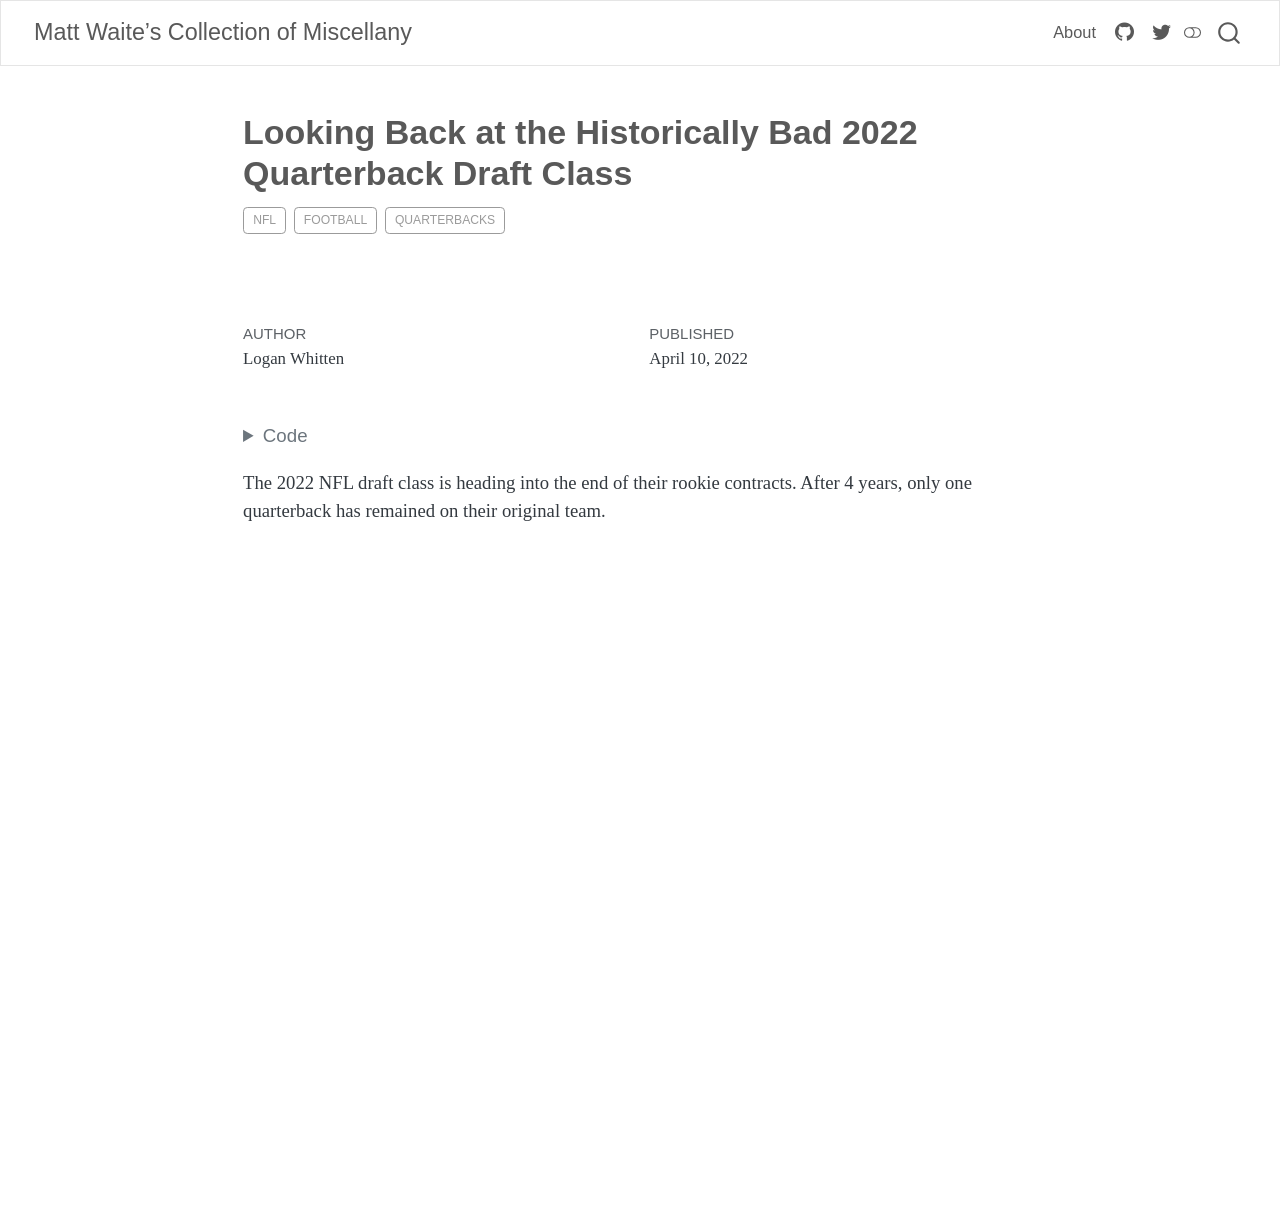
<file: posts/index.html>
<!DOCTYPE html>
<html xmlns="http://www.w3.org/1999/xhtml" lang="en" xml:lang="en"><head>

<meta charset="utf-8">
<meta name="generator" content="quarto-1.8.25">

<meta name="viewport" content="width=device-width, initial-scale=1.0, user-scalable=yes">

<meta name="author" content="Logan Whitten">
<meta name="dcterms.date" content="2022-04-10">

<title>Looking Back at the Historically Bad 2022 Quarterback Draft Class – Matt Waite’s Collection of Miscellany</title>
<style>
code{white-space: pre-wrap;}
span.smallcaps{font-variant: small-caps;}
div.columns{display: flex; gap: min(4vw, 1.5em);}
div.column{flex: auto; overflow-x: auto;}
div.hanging-indent{margin-left: 1.5em; text-indent: -1.5em;}
ul.task-list{list-style: none;}
ul.task-list li input[type="checkbox"] {
  width: 0.8em;
  margin: 0 0.8em 0.2em -1em; /* quarto-specific, see https://github.com/quarto-dev/quarto-cli/issues/4556 */ 
  vertical-align: middle;
}
/* CSS for syntax highlighting */
html { -webkit-text-size-adjust: 100%; }
pre > code.sourceCode { white-space: pre; position: relative; }
pre > code.sourceCode > span { display: inline-block; line-height: 1.25; }
pre > code.sourceCode > span:empty { height: 1.2em; }
.sourceCode { overflow: visible; }
code.sourceCode > span { color: inherit; text-decoration: inherit; }
div.sourceCode { margin: 1em 0; }
pre.sourceCode { margin: 0; }
@media screen {
div.sourceCode { overflow: auto; }
}
@media print {
pre > code.sourceCode { white-space: pre-wrap; }
pre > code.sourceCode > span { text-indent: -5em; padding-left: 5em; }
}
pre.numberSource code
  { counter-reset: source-line 0; }
pre.numberSource code > span
  { position: relative; left: -4em; counter-increment: source-line; }
pre.numberSource code > span > a:first-child::before
  { content: counter(source-line);
    position: relative; left: -1em; text-align: right; vertical-align: baseline;
    border: none; display: inline-block;
    -webkit-touch-callout: none; -webkit-user-select: none;
    -khtml-user-select: none; -moz-user-select: none;
    -ms-user-select: none; user-select: none;
    padding: 0 4px; width: 4em;
  }
pre.numberSource { margin-left: 3em;  padding-left: 4px; }
div.sourceCode
  {   }
@media screen {
pre > code.sourceCode > span > a:first-child::before { text-decoration: underline; }
}
</style>


<script src="../site_libs/quarto-nav/quarto-nav.js"></script>
<script src="../site_libs/quarto-nav/headroom.min.js"></script>
<script src="../site_libs/clipboard/clipboard.min.js"></script>
<script src="../site_libs/quarto-search/autocomplete.umd.js"></script>
<script src="../site_libs/quarto-search/fuse.min.js"></script>
<script src="../site_libs/quarto-search/quarto-search.js"></script>
<meta name="quarto:offset" content="../">
<link href="../logo.png" rel="icon" type="image/png">
<script src="../site_libs/quarto-html/quarto.js" type="module"></script>
<script src="../site_libs/quarto-html/tabsets/tabsets.js" type="module"></script>
<script src="../site_libs/quarto-html/axe/axe-check.js" type="module"></script>
<script src="../site_libs/quarto-html/popper.min.js"></script>
<script src="../site_libs/quarto-html/tippy.umd.min.js"></script>
<script src="../site_libs/quarto-html/anchor.min.js"></script>
<link href="../site_libs/quarto-html/tippy.css" rel="stylesheet">
<link href="../site_libs/quarto-html/quarto-syntax-highlighting-7b89279ff1a6dce999919e0e67d4d9ec.css" rel="stylesheet" class="quarto-color-scheme" id="quarto-text-highlighting-styles">
<link href="../site_libs/quarto-html/quarto-syntax-highlighting-dark-707d8167ce6003fca903bfe2be84ab7f.css" rel="stylesheet" class="quarto-color-scheme quarto-color-alternate" id="quarto-text-highlighting-styles">
<link href="../site_libs/quarto-html/quarto-syntax-highlighting-7b89279ff1a6dce999919e0e67d4d9ec.css" rel="stylesheet" class="quarto-color-scheme-extra" id="quarto-text-highlighting-styles">
<script src="../site_libs/bootstrap/bootstrap.min.js"></script>
<link href="../site_libs/bootstrap/bootstrap-icons.css" rel="stylesheet">
<link href="../site_libs/bootstrap/bootstrap-99258d85ffddbd9841977770f8edb96b.min.css" rel="stylesheet" append-hash="true" class="quarto-color-scheme" id="quarto-bootstrap" data-mode="light">
<link href="../site_libs/bootstrap/bootstrap-dark-de0ed3b9a49d5daa615839eefb10c6a7.min.css" rel="stylesheet" append-hash="true" class="quarto-color-scheme quarto-color-alternate" id="quarto-bootstrap" data-mode="dark">
<link href="../site_libs/bootstrap/bootstrap-99258d85ffddbd9841977770f8edb96b.min.css" rel="stylesheet" append-hash="true" class="quarto-color-scheme-extra" id="quarto-bootstrap" data-mode="light">
<script id="quarto-search-options" type="application/json">{
  "location": "navbar",
  "copy-button": false,
  "collapse-after": 3,
  "panel-placement": "end",
  "type": "overlay",
  "limit": 50,
  "keyboard-shortcut": [
    "f",
    "/",
    "s"
  ],
  "show-item-context": false,
  "language": {
    "search-no-results-text": "No results",
    "search-matching-documents-text": "matching documents",
    "search-copy-link-title": "Copy link to search",
    "search-hide-matches-text": "Hide additional matches",
    "search-more-match-text": "more match in this document",
    "search-more-matches-text": "more matches in this document",
    "search-clear-button-title": "Clear",
    "search-text-placeholder": "",
    "search-detached-cancel-button-title": "Cancel",
    "search-submit-button-title": "Submit",
    "search-label": "Search"
  }
}</script>


<link rel="stylesheet" href="../styles.css">
</head>

<body class="nav-fixed fullcontent quarto-light"><script id="quarto-html-before-body" type="application/javascript">
    const toggleBodyColorMode = (bsSheetEl) => {
      const mode = bsSheetEl.getAttribute("data-mode");
      const bodyEl = window.document.querySelector("body");
      if (mode === "dark") {
        bodyEl.classList.add("quarto-dark");
        bodyEl.classList.remove("quarto-light");
      } else {
        bodyEl.classList.add("quarto-light");
        bodyEl.classList.remove("quarto-dark");
      }
    }
    const toggleBodyColorPrimary = () => {
      const bsSheetEl = window.document.querySelector("link#quarto-bootstrap:not([rel=disabled-stylesheet])");
      if (bsSheetEl) {
        toggleBodyColorMode(bsSheetEl);
      }
    }
    const setColorSchemeToggle = (alternate) => {
      const toggles = window.document.querySelectorAll('.quarto-color-scheme-toggle');
      for (let i=0; i < toggles.length; i++) {
        const toggle = toggles[i];
        if (toggle) {
          if (alternate) {
            toggle.classList.add("alternate");
          } else {
            toggle.classList.remove("alternate");
          }
        }
      }
    };
    const toggleColorMode = (alternate) => {
      // Switch the stylesheets
      const primaryStylesheets = window.document.querySelectorAll('link.quarto-color-scheme:not(.quarto-color-alternate)');
      const alternateStylesheets = window.document.querySelectorAll('link.quarto-color-scheme.quarto-color-alternate');
      manageTransitions('#quarto-margin-sidebar .nav-link', false);
      if (alternate) {
        // note: dark is layered on light, we don't disable primary!
        enableStylesheet(alternateStylesheets);
        for (const sheetNode of alternateStylesheets) {
          if (sheetNode.id === "quarto-bootstrap") {
            toggleBodyColorMode(sheetNode);
          }
        }
      } else {
        disableStylesheet(alternateStylesheets);
        enableStylesheet(primaryStylesheets)
        toggleBodyColorPrimary();
      }
      manageTransitions('#quarto-margin-sidebar .nav-link', true);
      // Switch the toggles
      setColorSchemeToggle(alternate)
      // Hack to workaround the fact that safari doesn't
      // properly recolor the scrollbar when toggling (#1455)
      if (navigator.userAgent.indexOf('Safari') > 0 && navigator.userAgent.indexOf('Chrome') == -1) {
        manageTransitions("body", false);
        window.scrollTo(0, 1);
        setTimeout(() => {
          window.scrollTo(0, 0);
          manageTransitions("body", true);
        }, 40);
      }
    }
    const disableStylesheet = (stylesheets) => {
      for (let i=0; i < stylesheets.length; i++) {
        const stylesheet = stylesheets[i];
        stylesheet.rel = 'disabled-stylesheet';
      }
    }
    const enableStylesheet = (stylesheets) => {
      for (let i=0; i < stylesheets.length; i++) {
        const stylesheet = stylesheets[i];
        if(stylesheet.rel !== 'stylesheet') { // for Chrome, which will still FOUC without this check
          stylesheet.rel = 'stylesheet';
        }
      }
    }
    const manageTransitions = (selector, allowTransitions) => {
      const els = window.document.querySelectorAll(selector);
      for (let i=0; i < els.length; i++) {
        const el = els[i];
        if (allowTransitions) {
          el.classList.remove('notransition');
        } else {
          el.classList.add('notransition');
        }
      }
    }
    const isFileUrl = () => {
      return window.location.protocol === 'file:';
    }
    const hasAlternateSentinel = () => {
      let styleSentinel = getColorSchemeSentinel();
      if (styleSentinel !== null) {
        return styleSentinel === "alternate";
      } else {
        return false;
      }
    }
    const setStyleSentinel = (alternate) => {
      const value = alternate ? "alternate" : "default";
      if (!isFileUrl()) {
        window.localStorage.setItem("quarto-color-scheme", value);
      } else {
        localAlternateSentinel = value;
      }
    }
    const getColorSchemeSentinel = () => {
      if (!isFileUrl()) {
        const storageValue = window.localStorage.getItem("quarto-color-scheme");
        return storageValue != null ? storageValue : localAlternateSentinel;
      } else {
        return localAlternateSentinel;
      }
    }
    const toggleGiscusIfUsed = (isAlternate, darkModeDefault) => {
      const baseTheme = document.querySelector('#giscus-base-theme')?.value ?? 'light';
      const alternateTheme = document.querySelector('#giscus-alt-theme')?.value ?? 'dark';
      let newTheme = '';
      if(authorPrefersDark) {
        newTheme = isAlternate ? baseTheme : alternateTheme;
      } else {
        newTheme = isAlternate ? alternateTheme : baseTheme;
      }
      const changeGiscusTheme = () => {
        // From: https://github.com/giscus/giscus/issues/336
        const sendMessage = (message) => {
          const iframe = document.querySelector('iframe.giscus-frame');
          if (!iframe) return;
          iframe.contentWindow.postMessage({ giscus: message }, 'https://giscus.app');
        }
        sendMessage({
          setConfig: {
            theme: newTheme
          }
        });
      }
      const isGiscussLoaded = window.document.querySelector('iframe.giscus-frame') !== null;
      if (isGiscussLoaded) {
        changeGiscusTheme();
      }
    };
    const authorPrefersDark = false;
    const darkModeDefault = authorPrefersDark;
      document.querySelector('link#quarto-text-highlighting-styles.quarto-color-scheme-extra').rel = 'disabled-stylesheet';
      document.querySelector('link#quarto-bootstrap.quarto-color-scheme-extra').rel = 'disabled-stylesheet';
    let localAlternateSentinel = darkModeDefault ? 'alternate' : 'default';
    // Dark / light mode switch
    window.quartoToggleColorScheme = () => {
      // Read the current dark / light value
      let toAlternate = !hasAlternateSentinel();
      toggleColorMode(toAlternate);
      setStyleSentinel(toAlternate);
      toggleGiscusIfUsed(toAlternate, darkModeDefault);
      window.dispatchEvent(new Event('resize'));
    };
    // Switch to dark mode if need be
    if (hasAlternateSentinel()) {
      toggleColorMode(true);
    } else {
      toggleColorMode(false);
    }
  </script>

<div id="quarto-search-results"></div>
  <header id="quarto-header" class="headroom fixed-top quarto-banner">
    <nav class="navbar navbar-expand-lg " data-bs-theme="dark">
      <div class="navbar-container container-fluid">
      <div class="navbar-brand-container mx-auto">
    <a href="../index.html" class="navbar-brand navbar-brand-logo">
    </a>
    <a class="navbar-brand" href="../index.html">
    <span class="navbar-title">Matt Waite’s Collection of Miscellany</span>
    </a>
  </div>
            <div id="quarto-search" class="" title="Search"></div>
          <button class="navbar-toggler" type="button" data-bs-toggle="collapse" data-bs-target="#navbarCollapse" aria-controls="navbarCollapse" role="menu" aria-expanded="false" aria-label="Toggle navigation" onclick="if (window.quartoToggleHeadroom) { window.quartoToggleHeadroom(); }">
  <span class="navbar-toggler-icon"></span>
</button>
          <div class="collapse navbar-collapse" id="navbarCollapse">
            <ul class="navbar-nav navbar-nav-scroll ms-auto">
  <li class="nav-item">
    <a class="nav-link" href="../about.html"> 
<span class="menu-text">About</span></a>
  </li>  
  <li class="nav-item compact">
    <a class="nav-link" href="https://github.com/mattwaite"> <i class="bi bi-github" role="img">
</i> 
<span class="menu-text"></span></a>
  </li>  
  <li class="nav-item compact">
    <a class="nav-link" href="https://twitter.com/mattwaite"> <i class="bi bi-twitter" role="img">
</i> 
<span class="menu-text"></span></a>
  </li>  
</ul>
          </div> <!-- /navcollapse -->
            <div class="quarto-navbar-tools">
  <a href="" class="quarto-color-scheme-toggle quarto-navigation-tool  px-1" onclick="window.quartoToggleColorScheme(); return false;" title="Toggle dark mode"><i class="bi"></i></a>
</div>
      </div> <!-- /container-fluid -->
    </nav>
</header>
<!-- content -->
<header id="title-block-header" class="quarto-title-block default page-columns page-full">
  <div class="quarto-title-banner page-columns page-full">
    <div class="quarto-title column-body">
      <h1 class="title">Looking Back at the Historically Bad 2022 Quarterback Draft Class</h1>
                                <div class="quarto-categories">
                <div class="quarto-category">nfl</div>
                <div class="quarto-category">football</div>
                <div class="quarto-category">quarterbacks</div>
              </div>
                  </div>
  </div>
    
  
  <div class="quarto-title-meta">

      <div>
      <div class="quarto-title-meta-heading">Author</div>
      <div class="quarto-title-meta-contents">
               <p>Logan Whitten </p>
            </div>
    </div>
      
      <div>
      <div class="quarto-title-meta-heading">Published</div>
      <div class="quarto-title-meta-contents">
        <p class="date">April 10, 2022</p>
      </div>
    </div>
    
      
    </div>
    
  
  </header><div id="quarto-content" class="quarto-container page-columns page-rows-contents page-layout-article page-navbar">
<!-- sidebar -->
<!-- margin-sidebar -->
    
<!-- main -->
<main class="content quarto-banner-title-block" id="quarto-document-content">






<div class="cell">
<details class="code-fold">
<summary>Code</summary>
<div class="code-copy-outer-scaffold"><div class="sourceCode cell-code" id="cb1"><pre class="sourceCode r code-with-copy"><code class="sourceCode r"><span id="cb1-1"><a href="#cb1-1" aria-hidden="true" tabindex="-1"></a><span class="fu">library</span>(tidyverse)</span></code></pre></div><button title="Copy to Clipboard" class="code-copy-button"><i class="bi"></i></button></div>
</details>
</div>
<p>The 2022 NFL draft class is heading into the end of their rookie contracts. After 4 years, only one quarterback has remained on their original team.</p>



</main> <!-- /main -->
<script id="quarto-html-after-body" type="application/javascript">
  window.document.addEventListener("DOMContentLoaded", function (event) {
    // Ensure there is a toggle, if there isn't float one in the top right
    if (window.document.querySelector('.quarto-color-scheme-toggle') === null) {
      const a = window.document.createElement('a');
      a.classList.add('top-right');
      a.classList.add('quarto-color-scheme-toggle');
      a.href = "";
      a.onclick = function() { try { window.quartoToggleColorScheme(); } catch {} return false; };
      const i = window.document.createElement("i");
      i.classList.add('bi');
      a.appendChild(i);
      window.document.body.appendChild(a);
    }
    setColorSchemeToggle(hasAlternateSentinel())
    const icon = "";
    const anchorJS = new window.AnchorJS();
    anchorJS.options = {
      placement: 'right',
      icon: icon
    };
    anchorJS.add('.anchored');
    const isCodeAnnotation = (el) => {
      for (const clz of el.classList) {
        if (clz.startsWith('code-annotation-')) {                     
          return true;
        }
      }
      return false;
    }
    const onCopySuccess = function(e) {
      // button target
      const button = e.trigger;
      // don't keep focus
      button.blur();
      // flash "checked"
      button.classList.add('code-copy-button-checked');
      var currentTitle = button.getAttribute("title");
      button.setAttribute("title", "Copied!");
      let tooltip;
      if (window.bootstrap) {
        button.setAttribute("data-bs-toggle", "tooltip");
        button.setAttribute("data-bs-placement", "left");
        button.setAttribute("data-bs-title", "Copied!");
        tooltip = new bootstrap.Tooltip(button, 
          { trigger: "manual", 
            customClass: "code-copy-button-tooltip",
            offset: [0, -8]});
        tooltip.show();    
      }
      setTimeout(function() {
        if (tooltip) {
          tooltip.hide();
          button.removeAttribute("data-bs-title");
          button.removeAttribute("data-bs-toggle");
          button.removeAttribute("data-bs-placement");
        }
        button.setAttribute("title", currentTitle);
        button.classList.remove('code-copy-button-checked');
      }, 1000);
      // clear code selection
      e.clearSelection();
    }
    const getTextToCopy = function(trigger) {
      const outerScaffold = trigger.parentElement.cloneNode(true);
      const codeEl = outerScaffold.querySelector('code');
      for (const childEl of codeEl.children) {
        if (isCodeAnnotation(childEl)) {
          childEl.remove();
        }
      }
      return codeEl.innerText;
    }
    const clipboard = new window.ClipboardJS('.code-copy-button:not([data-in-quarto-modal])', {
      text: getTextToCopy
    });
    clipboard.on('success', onCopySuccess);
    if (window.document.getElementById('quarto-embedded-source-code-modal')) {
      const clipboardModal = new window.ClipboardJS('.code-copy-button[data-in-quarto-modal]', {
        text: getTextToCopy,
        container: window.document.getElementById('quarto-embedded-source-code-modal')
      });
      clipboardModal.on('success', onCopySuccess);
    }
      var localhostRegex = new RegExp(/^(?:http|https):\/\/localhost\:?[0-9]*\//);
      var mailtoRegex = new RegExp(/^mailto:/);
        var filterRegex = new RegExp('/' + window.location.host + '/');
      var isInternal = (href) => {
          return filterRegex.test(href) || localhostRegex.test(href) || mailtoRegex.test(href);
      }
      // Inspect non-navigation links and adorn them if external
     var links = window.document.querySelectorAll('a[href]:not(.nav-link):not(.navbar-brand):not(.toc-action):not(.sidebar-link):not(.sidebar-item-toggle):not(.pagination-link):not(.no-external):not([aria-hidden]):not(.dropdown-item):not(.quarto-navigation-tool):not(.about-link)');
      for (var i=0; i<links.length; i++) {
        const link = links[i];
        if (!isInternal(link.href)) {
          // undo the damage that might have been done by quarto-nav.js in the case of
          // links that we want to consider external
          if (link.dataset.originalHref !== undefined) {
            link.href = link.dataset.originalHref;
          }
        }
      }
    function tippyHover(el, contentFn, onTriggerFn, onUntriggerFn) {
      const config = {
        allowHTML: true,
        maxWidth: 500,
        delay: 100,
        arrow: false,
        appendTo: function(el) {
            return el.parentElement;
        },
        interactive: true,
        interactiveBorder: 10,
        theme: 'quarto',
        placement: 'bottom-start',
      };
      if (contentFn) {
        config.content = contentFn;
      }
      if (onTriggerFn) {
        config.onTrigger = onTriggerFn;
      }
      if (onUntriggerFn) {
        config.onUntrigger = onUntriggerFn;
      }
      window.tippy(el, config); 
    }
    const noterefs = window.document.querySelectorAll('a[role="doc-noteref"]');
    for (var i=0; i<noterefs.length; i++) {
      const ref = noterefs[i];
      tippyHover(ref, function() {
        // use id or data attribute instead here
        let href = ref.getAttribute('data-footnote-href') || ref.getAttribute('href');
        try { href = new URL(href).hash; } catch {}
        const id = href.replace(/^#\/?/, "");
        const note = window.document.getElementById(id);
        if (note) {
          return note.innerHTML;
        } else {
          return "";
        }
      });
    }
    const xrefs = window.document.querySelectorAll('a.quarto-xref');
    const processXRef = (id, note) => {
      // Strip column container classes
      const stripColumnClz = (el) => {
        el.classList.remove("page-full", "page-columns");
        if (el.children) {
          for (const child of el.children) {
            stripColumnClz(child);
          }
        }
      }
      stripColumnClz(note)
      if (id === null || id.startsWith('sec-')) {
        // Special case sections, only their first couple elements
        const container = document.createElement("div");
        if (note.children && note.children.length > 2) {
          container.appendChild(note.children[0].cloneNode(true));
          for (let i = 1; i < note.children.length; i++) {
            const child = note.children[i];
            if (child.tagName === "P" && child.innerText === "") {
              continue;
            } else {
              container.appendChild(child.cloneNode(true));
              break;
            }
          }
          if (window.Quarto?.typesetMath) {
            window.Quarto.typesetMath(container);
          }
          return container.innerHTML
        } else {
          if (window.Quarto?.typesetMath) {
            window.Quarto.typesetMath(note);
          }
          return note.innerHTML;
        }
      } else {
        // Remove any anchor links if they are present
        const anchorLink = note.querySelector('a.anchorjs-link');
        if (anchorLink) {
          anchorLink.remove();
        }
        if (window.Quarto?.typesetMath) {
          window.Quarto.typesetMath(note);
        }
        if (note.classList.contains("callout")) {
          return note.outerHTML;
        } else {
          return note.innerHTML;
        }
      }
    }
    for (var i=0; i<xrefs.length; i++) {
      const xref = xrefs[i];
      tippyHover(xref, undefined, function(instance) {
        instance.disable();
        let url = xref.getAttribute('href');
        let hash = undefined; 
        if (url.startsWith('#')) {
          hash = url;
        } else {
          try { hash = new URL(url).hash; } catch {}
        }
        if (hash) {
          const id = hash.replace(/^#\/?/, "");
          const note = window.document.getElementById(id);
          if (note !== null) {
            try {
              const html = processXRef(id, note.cloneNode(true));
              instance.setContent(html);
            } finally {
              instance.enable();
              instance.show();
            }
          } else {
            // See if we can fetch this
            fetch(url.split('#')[0])
            .then(res => res.text())
            .then(html => {
              const parser = new DOMParser();
              const htmlDoc = parser.parseFromString(html, "text/html");
              const note = htmlDoc.getElementById(id);
              if (note !== null) {
                const html = processXRef(id, note);
                instance.setContent(html);
              } 
            }).finally(() => {
              instance.enable();
              instance.show();
            });
          }
        } else {
          // See if we can fetch a full url (with no hash to target)
          // This is a special case and we should probably do some content thinning / targeting
          fetch(url)
          .then(res => res.text())
          .then(html => {
            const parser = new DOMParser();
            const htmlDoc = parser.parseFromString(html, "text/html");
            const note = htmlDoc.querySelector('main.content');
            if (note !== null) {
              // This should only happen for chapter cross references
              // (since there is no id in the URL)
              // remove the first header
              if (note.children.length > 0 && note.children[0].tagName === "HEADER") {
                note.children[0].remove();
              }
              const html = processXRef(null, note);
              instance.setContent(html);
            } 
          }).finally(() => {
            instance.enable();
            instance.show();
          });
        }
      }, function(instance) {
      });
    }
        let selectedAnnoteEl;
        const selectorForAnnotation = ( cell, annotation) => {
          let cellAttr = 'data-code-cell="' + cell + '"';
          let lineAttr = 'data-code-annotation="' +  annotation + '"';
          const selector = 'span[' + cellAttr + '][' + lineAttr + ']';
          return selector;
        }
        const selectCodeLines = (annoteEl) => {
          const doc = window.document;
          const targetCell = annoteEl.getAttribute("data-target-cell");
          const targetAnnotation = annoteEl.getAttribute("data-target-annotation");
          const annoteSpan = window.document.querySelector(selectorForAnnotation(targetCell, targetAnnotation));
          const lines = annoteSpan.getAttribute("data-code-lines").split(",");
          const lineIds = lines.map((line) => {
            return targetCell + "-" + line;
          })
          let top = null;
          let height = null;
          let parent = null;
          if (lineIds.length > 0) {
              //compute the position of the single el (top and bottom and make a div)
              const el = window.document.getElementById(lineIds[0]);
              top = el.offsetTop;
              height = el.offsetHeight;
              parent = el.parentElement.parentElement;
            if (lineIds.length > 1) {
              const lastEl = window.document.getElementById(lineIds[lineIds.length - 1]);
              const bottom = lastEl.offsetTop + lastEl.offsetHeight;
              height = bottom - top;
            }
            if (top !== null && height !== null && parent !== null) {
              // cook up a div (if necessary) and position it 
              let div = window.document.getElementById("code-annotation-line-highlight");
              if (div === null) {
                div = window.document.createElement("div");
                div.setAttribute("id", "code-annotation-line-highlight");
                div.style.position = 'absolute';
                parent.appendChild(div);
              }
              div.style.top = top - 2 + "px";
              div.style.height = height + 4 + "px";
              div.style.left = 0;
              let gutterDiv = window.document.getElementById("code-annotation-line-highlight-gutter");
              if (gutterDiv === null) {
                gutterDiv = window.document.createElement("div");
                gutterDiv.setAttribute("id", "code-annotation-line-highlight-gutter");
                gutterDiv.style.position = 'absolute';
                const codeCell = window.document.getElementById(targetCell);
                const gutter = codeCell.querySelector('.code-annotation-gutter');
                gutter.appendChild(gutterDiv);
              }
              gutterDiv.style.top = top - 2 + "px";
              gutterDiv.style.height = height + 4 + "px";
            }
            selectedAnnoteEl = annoteEl;
          }
        };
        const unselectCodeLines = () => {
          const elementsIds = ["code-annotation-line-highlight", "code-annotation-line-highlight-gutter"];
          elementsIds.forEach((elId) => {
            const div = window.document.getElementById(elId);
            if (div) {
              div.remove();
            }
          });
          selectedAnnoteEl = undefined;
        };
          // Handle positioning of the toggle
      window.addEventListener(
        "resize",
        throttle(() => {
          elRect = undefined;
          if (selectedAnnoteEl) {
            selectCodeLines(selectedAnnoteEl);
          }
        }, 10)
      );
      function throttle(fn, ms) {
      let throttle = false;
      let timer;
        return (...args) => {
          if(!throttle) { // first call gets through
              fn.apply(this, args);
              throttle = true;
          } else { // all the others get throttled
              if(timer) clearTimeout(timer); // cancel #2
              timer = setTimeout(() => {
                fn.apply(this, args);
                timer = throttle = false;
              }, ms);
          }
        };
      }
        // Attach click handler to the DT
        const annoteDls = window.document.querySelectorAll('dt[data-target-cell]');
        for (const annoteDlNode of annoteDls) {
          annoteDlNode.addEventListener('click', (event) => {
            const clickedEl = event.target;
            if (clickedEl !== selectedAnnoteEl) {
              unselectCodeLines();
              const activeEl = window.document.querySelector('dt[data-target-cell].code-annotation-active');
              if (activeEl) {
                activeEl.classList.remove('code-annotation-active');
              }
              selectCodeLines(clickedEl);
              clickedEl.classList.add('code-annotation-active');
            } else {
              // Unselect the line
              unselectCodeLines();
              clickedEl.classList.remove('code-annotation-active');
            }
          });
        }
    const findCites = (el) => {
      const parentEl = el.parentElement;
      if (parentEl) {
        const cites = parentEl.dataset.cites;
        if (cites) {
          return {
            el,
            cites: cites.split(' ')
          };
        } else {
          return findCites(el.parentElement)
        }
      } else {
        return undefined;
      }
    };
    var bibliorefs = window.document.querySelectorAll('a[role="doc-biblioref"]');
    for (var i=0; i<bibliorefs.length; i++) {
      const ref = bibliorefs[i];
      const citeInfo = findCites(ref);
      if (citeInfo) {
        tippyHover(citeInfo.el, function() {
          var popup = window.document.createElement('div');
          citeInfo.cites.forEach(function(cite) {
            var citeDiv = window.document.createElement('div');
            citeDiv.classList.add('hanging-indent');
            citeDiv.classList.add('csl-entry');
            var biblioDiv = window.document.getElementById('ref-' + cite);
            if (biblioDiv) {
              citeDiv.innerHTML = biblioDiv.innerHTML;
            }
            popup.appendChild(citeDiv);
          });
          return popup.innerHTML;
        });
      }
    }
  });
  </script>
</div> <!-- /content -->




</body></html>
</file>
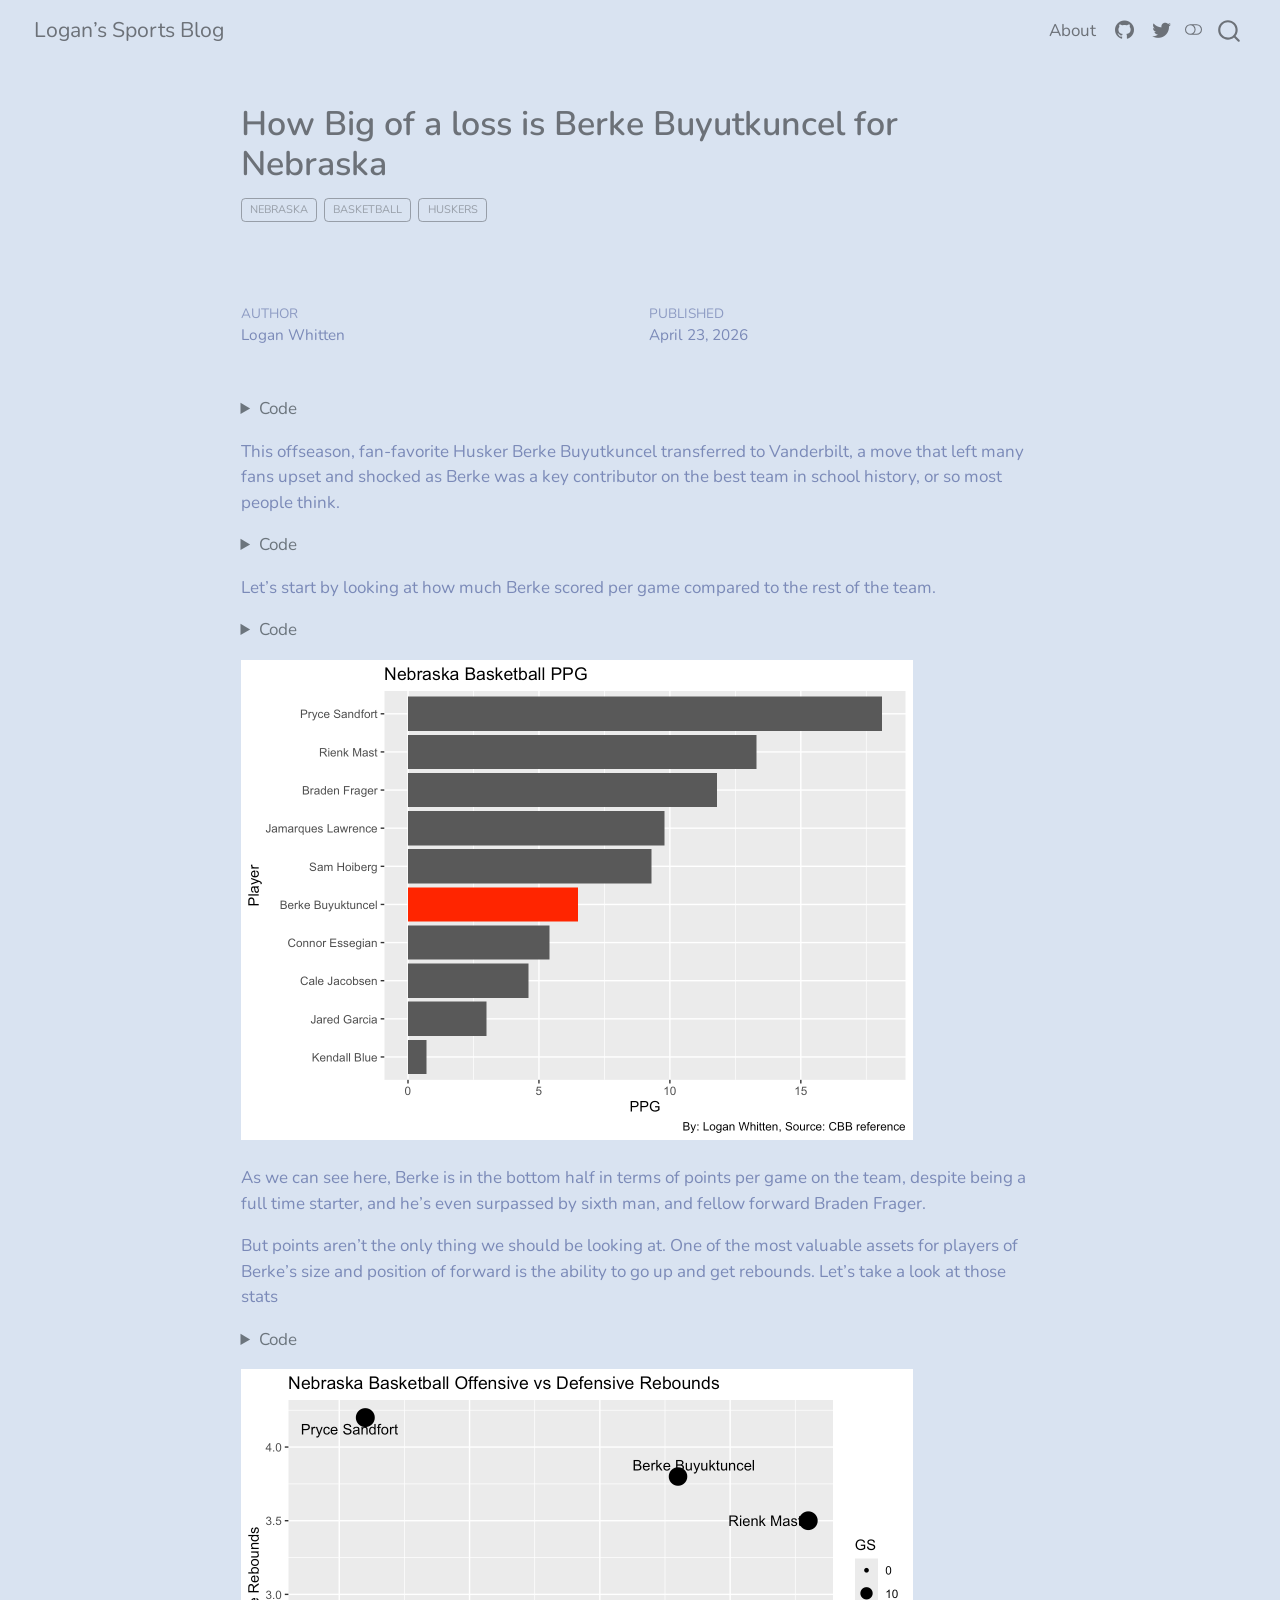
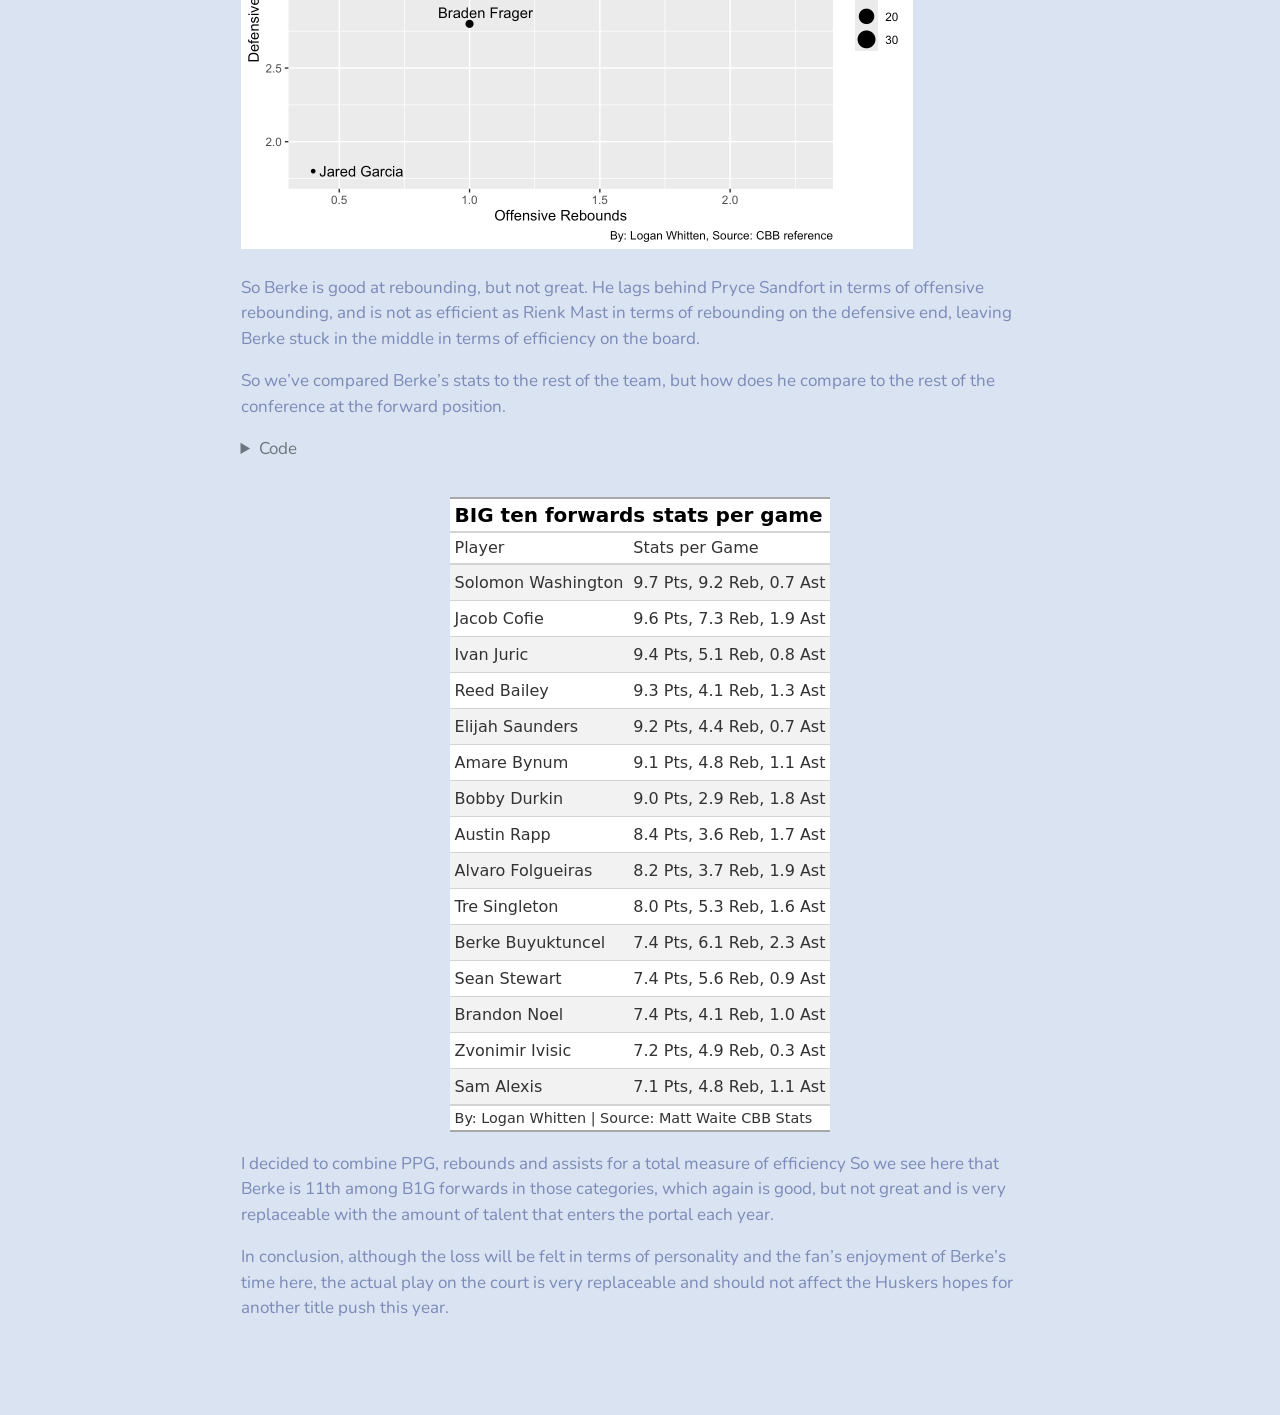
<file: posts/berke-leaving-impact-unl-bball/index.html>
<!DOCTYPE html>
<html xmlns="http://www.w3.org/1999/xhtml" lang="en" xml:lang="en"><head>

<meta charset="utf-8">
<meta name="generator" content="quarto-1.8.25">

<meta name="viewport" content="width=device-width, initial-scale=1.0, user-scalable=yes">

<meta name="author" content="Logan Whitten">
<meta name="dcterms.date" content="2026-04-23">

<title>How Big of a loss is Berke Buyutkuncel for Nebraska – Logan’s Sports Blog</title>
<style>
code{white-space: pre-wrap;}
span.smallcaps{font-variant: small-caps;}
div.columns{display: flex; gap: min(4vw, 1.5em);}
div.column{flex: auto; overflow-x: auto;}
div.hanging-indent{margin-left: 1.5em; text-indent: -1.5em;}
ul.task-list{list-style: none;}
ul.task-list li input[type="checkbox"] {
  width: 0.8em;
  margin: 0 0.8em 0.2em -1em; /* quarto-specific, see https://github.com/quarto-dev/quarto-cli/issues/4556 */ 
  vertical-align: middle;
}
/* CSS for syntax highlighting */
html { -webkit-text-size-adjust: 100%; }
pre > code.sourceCode { white-space: pre; position: relative; }
pre > code.sourceCode > span { display: inline-block; line-height: 1.25; }
pre > code.sourceCode > span:empty { height: 1.2em; }
.sourceCode { overflow: visible; }
code.sourceCode > span { color: inherit; text-decoration: inherit; }
div.sourceCode { margin: 1em 0; }
pre.sourceCode { margin: 0; }
@media screen {
div.sourceCode { overflow: auto; }
}
@media print {
pre > code.sourceCode { white-space: pre-wrap; }
pre > code.sourceCode > span { text-indent: -5em; padding-left: 5em; }
}
pre.numberSource code
  { counter-reset: source-line 0; }
pre.numberSource code > span
  { position: relative; left: -4em; counter-increment: source-line; }
pre.numberSource code > span > a:first-child::before
  { content: counter(source-line);
    position: relative; left: -1em; text-align: right; vertical-align: baseline;
    border: none; display: inline-block;
    -webkit-touch-callout: none; -webkit-user-select: none;
    -khtml-user-select: none; -moz-user-select: none;
    -ms-user-select: none; user-select: none;
    padding: 0 4px; width: 4em;
  }
pre.numberSource { margin-left: 3em;  padding-left: 4px; }
div.sourceCode
  {   }
@media screen {
pre > code.sourceCode > span > a:first-child::before { text-decoration: underline; }
}
</style>


<script src="../../site_libs/quarto-nav/quarto-nav.js"></script>
<script src="../../site_libs/quarto-nav/headroom.min.js"></script>
<script src="../../site_libs/clipboard/clipboard.min.js"></script>
<script src="../../site_libs/quarto-search/autocomplete.umd.js"></script>
<script src="../../site_libs/quarto-search/fuse.min.js"></script>
<script src="../../site_libs/quarto-search/quarto-search.js"></script>
<meta name="quarto:offset" content="../../">
<link href="../../logo.png" rel="icon" type="image/png">
<script src="../../site_libs/quarto-html/quarto.js" type="module"></script>
<script src="../../site_libs/quarto-html/tabsets/tabsets.js" type="module"></script>
<script src="../../site_libs/quarto-html/axe/axe-check.js" type="module"></script>
<script src="../../site_libs/quarto-html/popper.min.js"></script>
<script src="../../site_libs/quarto-html/tippy.umd.min.js"></script>
<script src="../../site_libs/quarto-html/anchor.min.js"></script>
<link href="../../site_libs/quarto-html/tippy.css" rel="stylesheet">
<link href="../../site_libs/quarto-html/quarto-syntax-highlighting-7b89279ff1a6dce999919e0e67d4d9ec.css" rel="stylesheet" class="quarto-color-scheme" id="quarto-text-highlighting-styles">
<link href="../../site_libs/quarto-html/quarto-syntax-highlighting-dark-707d8167ce6003fca903bfe2be84ab7f.css" rel="stylesheet" class="quarto-color-scheme quarto-color-alternate" id="quarto-text-highlighting-styles">
<link href="../../site_libs/quarto-html/quarto-syntax-highlighting-7b89279ff1a6dce999919e0e67d4d9ec.css" rel="stylesheet" class="quarto-color-scheme-extra" id="quarto-text-highlighting-styles">
<script src="../../site_libs/bootstrap/bootstrap.min.js"></script>
<link href="../../site_libs/bootstrap/bootstrap-icons.css" rel="stylesheet">
<link href="../../site_libs/bootstrap/bootstrap-2890eba573baac25c3e9f0f9d94fc55f.min.css" rel="stylesheet" append-hash="true" class="quarto-color-scheme" id="quarto-bootstrap" data-mode="light">
<link href="../../site_libs/bootstrap/bootstrap-dark-131d78dc565486c1282722297bfbf076.min.css" rel="stylesheet" append-hash="true" class="quarto-color-scheme quarto-color-alternate" id="quarto-bootstrap" data-mode="light">
<link href="../../site_libs/bootstrap/bootstrap-2890eba573baac25c3e9f0f9d94fc55f.min.css" rel="stylesheet" append-hash="true" class="quarto-color-scheme-extra" id="quarto-bootstrap" data-mode="light">
<script id="quarto-search-options" type="application/json">{
  "location": "navbar",
  "copy-button": false,
  "collapse-after": 3,
  "panel-placement": "end",
  "type": "overlay",
  "limit": 50,
  "keyboard-shortcut": [
    "f",
    "/",
    "s"
  ],
  "show-item-context": false,
  "language": {
    "search-no-results-text": "No results",
    "search-matching-documents-text": "matching documents",
    "search-copy-link-title": "Copy link to search",
    "search-hide-matches-text": "Hide additional matches",
    "search-more-match-text": "more match in this document",
    "search-more-matches-text": "more matches in this document",
    "search-clear-button-title": "Clear",
    "search-text-placeholder": "",
    "search-detached-cancel-button-title": "Cancel",
    "search-submit-button-title": "Submit",
    "search-label": "Search"
  }
}</script>


<link rel="stylesheet" href="../../styles.css">
</head>

<body class="nav-fixed fullcontent quarto-light"><script id="quarto-html-before-body" type="application/javascript">
    const toggleBodyColorMode = (bsSheetEl) => {
      const mode = bsSheetEl.getAttribute("data-mode");
      const bodyEl = window.document.querySelector("body");
      if (mode === "dark") {
        bodyEl.classList.add("quarto-dark");
        bodyEl.classList.remove("quarto-light");
      } else {
        bodyEl.classList.add("quarto-light");
        bodyEl.classList.remove("quarto-dark");
      }
    }
    const toggleBodyColorPrimary = () => {
      const bsSheetEl = window.document.querySelector("link#quarto-bootstrap:not([rel=disabled-stylesheet])");
      if (bsSheetEl) {
        toggleBodyColorMode(bsSheetEl);
      }
    }
    const setColorSchemeToggle = (alternate) => {
      const toggles = window.document.querySelectorAll('.quarto-color-scheme-toggle');
      for (let i=0; i < toggles.length; i++) {
        const toggle = toggles[i];
        if (toggle) {
          if (alternate) {
            toggle.classList.add("alternate");
          } else {
            toggle.classList.remove("alternate");
          }
        }
      }
    };
    const toggleColorMode = (alternate) => {
      // Switch the stylesheets
      const primaryStylesheets = window.document.querySelectorAll('link.quarto-color-scheme:not(.quarto-color-alternate)');
      const alternateStylesheets = window.document.querySelectorAll('link.quarto-color-scheme.quarto-color-alternate');
      manageTransitions('#quarto-margin-sidebar .nav-link', false);
      if (alternate) {
        // note: dark is layered on light, we don't disable primary!
        enableStylesheet(alternateStylesheets);
        for (const sheetNode of alternateStylesheets) {
          if (sheetNode.id === "quarto-bootstrap") {
            toggleBodyColorMode(sheetNode);
          }
        }
      } else {
        disableStylesheet(alternateStylesheets);
        enableStylesheet(primaryStylesheets)
        toggleBodyColorPrimary();
      }
      manageTransitions('#quarto-margin-sidebar .nav-link', true);
      // Switch the toggles
      setColorSchemeToggle(alternate)
      // Hack to workaround the fact that safari doesn't
      // properly recolor the scrollbar when toggling (#1455)
      if (navigator.userAgent.indexOf('Safari') > 0 && navigator.userAgent.indexOf('Chrome') == -1) {
        manageTransitions("body", false);
        window.scrollTo(0, 1);
        setTimeout(() => {
          window.scrollTo(0, 0);
          manageTransitions("body", true);
        }, 40);
      }
    }
    const disableStylesheet = (stylesheets) => {
      for (let i=0; i < stylesheets.length; i++) {
        const stylesheet = stylesheets[i];
        stylesheet.rel = 'disabled-stylesheet';
      }
    }
    const enableStylesheet = (stylesheets) => {
      for (let i=0; i < stylesheets.length; i++) {
        const stylesheet = stylesheets[i];
        if(stylesheet.rel !== 'stylesheet') { // for Chrome, which will still FOUC without this check
          stylesheet.rel = 'stylesheet';
        }
      }
    }
    const manageTransitions = (selector, allowTransitions) => {
      const els = window.document.querySelectorAll(selector);
      for (let i=0; i < els.length; i++) {
        const el = els[i];
        if (allowTransitions) {
          el.classList.remove('notransition');
        } else {
          el.classList.add('notransition');
        }
      }
    }
    const isFileUrl = () => {
      return window.location.protocol === 'file:';
    }
    const hasAlternateSentinel = () => {
      let styleSentinel = getColorSchemeSentinel();
      if (styleSentinel !== null) {
        return styleSentinel === "alternate";
      } else {
        return false;
      }
    }
    const setStyleSentinel = (alternate) => {
      const value = alternate ? "alternate" : "default";
      if (!isFileUrl()) {
        window.localStorage.setItem("quarto-color-scheme", value);
      } else {
        localAlternateSentinel = value;
      }
    }
    const getColorSchemeSentinel = () => {
      if (!isFileUrl()) {
        const storageValue = window.localStorage.getItem("quarto-color-scheme");
        return storageValue != null ? storageValue : localAlternateSentinel;
      } else {
        return localAlternateSentinel;
      }
    }
    const toggleGiscusIfUsed = (isAlternate, darkModeDefault) => {
      const baseTheme = document.querySelector('#giscus-base-theme')?.value ?? 'light';
      const alternateTheme = document.querySelector('#giscus-alt-theme')?.value ?? 'dark';
      let newTheme = '';
      if(authorPrefersDark) {
        newTheme = isAlternate ? baseTheme : alternateTheme;
      } else {
        newTheme = isAlternate ? alternateTheme : baseTheme;
      }
      const changeGiscusTheme = () => {
        // From: https://github.com/giscus/giscus/issues/336
        const sendMessage = (message) => {
          const iframe = document.querySelector('iframe.giscus-frame');
          if (!iframe) return;
          iframe.contentWindow.postMessage({ giscus: message }, 'https://giscus.app');
        }
        sendMessage({
          setConfig: {
            theme: newTheme
          }
        });
      }
      const isGiscussLoaded = window.document.querySelector('iframe.giscus-frame') !== null;
      if (isGiscussLoaded) {
        changeGiscusTheme();
      }
    };
    const authorPrefersDark = false;
    const darkModeDefault = authorPrefersDark;
      document.querySelector('link#quarto-text-highlighting-styles.quarto-color-scheme-extra').rel = 'disabled-stylesheet';
      document.querySelector('link#quarto-bootstrap.quarto-color-scheme-extra').rel = 'disabled-stylesheet';
    let localAlternateSentinel = darkModeDefault ? 'alternate' : 'default';
    // Dark / light mode switch
    window.quartoToggleColorScheme = () => {
      // Read the current dark / light value
      let toAlternate = !hasAlternateSentinel();
      toggleColorMode(toAlternate);
      setStyleSentinel(toAlternate);
      toggleGiscusIfUsed(toAlternate, darkModeDefault);
      window.dispatchEvent(new Event('resize'));
    };
    // Switch to dark mode if need be
    if (hasAlternateSentinel()) {
      toggleColorMode(true);
    } else {
      toggleColorMode(false);
    }
  </script>

<div id="quarto-search-results"></div>
  <header id="quarto-header" class="headroom fixed-top quarto-banner">
    <nav class="navbar navbar-expand-lg " data-bs-theme="dark">
      <div class="navbar-container container-fluid">
      <div class="navbar-brand-container mx-auto">
    <a href="../../index.html" class="navbar-brand navbar-brand-logo">
    </a>
    <a class="navbar-brand" href="../../index.html">
    <span class="navbar-title">Logan’s Sports Blog</span>
    </a>
  </div>
            <div id="quarto-search" class="" title="Search"></div>
          <button class="navbar-toggler" type="button" data-bs-toggle="collapse" data-bs-target="#navbarCollapse" aria-controls="navbarCollapse" role="menu" aria-expanded="false" aria-label="Toggle navigation" onclick="if (window.quartoToggleHeadroom) { window.quartoToggleHeadroom(); }">
  <span class="navbar-toggler-icon"></span>
</button>
          <div class="collapse navbar-collapse" id="navbarCollapse">
            <ul class="navbar-nav navbar-nav-scroll ms-auto">
  <li class="nav-item">
    <a class="nav-link" href="../../about.html"> 
<span class="menu-text">About</span></a>
  </li>  
  <li class="nav-item compact">
    <a class="nav-link" href="https://github.com/mattwaite"> <i class="bi bi-github" role="img">
</i> 
<span class="menu-text"></span></a>
  </li>  
  <li class="nav-item compact">
    <a class="nav-link" href="https://twitter.com/mattwaite"> <i class="bi bi-twitter" role="img">
</i> 
<span class="menu-text"></span></a>
  </li>  
</ul>
          </div> <!-- /navcollapse -->
            <div class="quarto-navbar-tools">
  <a href="" class="quarto-color-scheme-toggle quarto-navigation-tool  px-1" onclick="window.quartoToggleColorScheme(); return false;" title="Toggle dark mode"><i class="bi"></i></a>
</div>
      </div> <!-- /container-fluid -->
    </nav>
</header>
<!-- content -->
<header id="title-block-header" class="quarto-title-block default page-columns page-full">
  <div class="quarto-title-banner page-columns page-full">
    <div class="quarto-title column-body">
      <h1 class="title">How Big of a loss is Berke Buyutkuncel for Nebraska</h1>
                                <div class="quarto-categories">
                <div class="quarto-category">nebraska</div>
                <div class="quarto-category">basketball</div>
                <div class="quarto-category">huskers</div>
              </div>
                  </div>
  </div>
    
  
  <div class="quarto-title-meta">

      <div>
      <div class="quarto-title-meta-heading">Author</div>
      <div class="quarto-title-meta-contents">
               <p>Logan Whitten </p>
            </div>
    </div>
      
      <div>
      <div class="quarto-title-meta-heading">Published</div>
      <div class="quarto-title-meta-contents">
        <p class="date">April 23, 2026</p>
      </div>
    </div>
    
      
    </div>
    
  
  </header><div id="quarto-content" class="quarto-container page-columns page-rows-contents page-layout-article page-navbar">
<!-- sidebar -->
<!-- margin-sidebar -->
    
<!-- main -->
<main class="content quarto-banner-title-block" id="quarto-document-content">






<div class="cell" data-show_col_types="false">
<details class="code-fold">
<summary>Code</summary>
<div class="code-copy-outer-scaffold"><div class="sourceCode cell-code" id="cb1"><pre class="sourceCode r code-with-copy"><code class="sourceCode r"><span id="cb1-1"><a href="#cb1-1" aria-hidden="true" tabindex="-1"></a><span class="fu">library</span>(tidyverse)</span>
<span id="cb1-2"><a href="#cb1-2" aria-hidden="true" tabindex="-1"></a><span class="fu">library</span>(gt)</span>
<span id="cb1-3"><a href="#cb1-3" aria-hidden="true" tabindex="-1"></a><span class="fu">library</span>(ggrepel)</span></code></pre></div><button title="Copy to Clipboard" class="code-copy-button"><i class="bi"></i></button></div>
</details>
</div>
<p>This offseason, fan-favorite Husker Berke Buyutkuncel transferred to Vanderbilt, a move that left many fans upset and shocked as Berke was a key contributor on the best team in school history, or so most people think.</p>
<div class="cell" data-show_col_types="false">
<details class="code-fold">
<summary>Code</summary>
<div class="code-copy-outer-scaffold"><div class="sourceCode cell-code" id="cb2"><pre class="sourceCode r code-with-copy"><code class="sourceCode r"><span id="cb2-1"><a href="#cb2-1" aria-hidden="true" tabindex="-1"></a> bballunl<span class="ot">&lt;-</span><span class="fu">read_csv</span>(<span class="st">"project2data.csv"</span>) </span>
<span id="cb2-2"><a href="#cb2-2" aria-hidden="true" tabindex="-1"></a></span>
<span id="cb2-3"><a href="#cb2-3" aria-hidden="true" tabindex="-1"></a>bballrelevant<span class="ot">&lt;-</span> bballunl <span class="sc">|&gt;</span> <span class="fu">filter</span>(G <span class="sc">&gt;</span> <span class="st">"17"</span>) </span>
<span id="cb2-4"><a href="#cb2-4" aria-hidden="true" tabindex="-1"></a></span>
<span id="cb2-5"><a href="#cb2-5" aria-hidden="true" tabindex="-1"></a> </span>
<span id="cb2-6"><a href="#cb2-6" aria-hidden="true" tabindex="-1"></a></span>
<span id="cb2-7"><a href="#cb2-7" aria-hidden="true" tabindex="-1"></a>Berke <span class="ot">&lt;-</span> bballrelevant <span class="sc">|&gt;</span> </span>
<span id="cb2-8"><a href="#cb2-8" aria-hidden="true" tabindex="-1"></a></span>
<span id="cb2-9"><a href="#cb2-9" aria-hidden="true" tabindex="-1"></a>  <span class="fu">filter</span>( </span>
<span id="cb2-10"><a href="#cb2-10" aria-hidden="true" tabindex="-1"></a></span>
<span id="cb2-11"><a href="#cb2-11" aria-hidden="true" tabindex="-1"></a>    Player <span class="sc">==</span> <span class="st">"Berke Buyuktuncel"</span> </span>
<span id="cb2-12"><a href="#cb2-12" aria-hidden="true" tabindex="-1"></a></span>
<span id="cb2-13"><a href="#cb2-13" aria-hidden="true" tabindex="-1"></a>  ) </span>
<span id="cb2-14"><a href="#cb2-14" aria-hidden="true" tabindex="-1"></a></span>
<span id="cb2-15"><a href="#cb2-15" aria-hidden="true" tabindex="-1"></a>huskerforwards <span class="ot">&lt;-</span> bballrelevant <span class="sc">|&gt;</span></span>
<span id="cb2-16"><a href="#cb2-16" aria-hidden="true" tabindex="-1"></a>  <span class="fu">filter</span>(Pos <span class="sc">==</span> <span class="st">"F"</span>)</span>
<span id="cb2-17"><a href="#cb2-17" aria-hidden="true" tabindex="-1"></a></span>
<span id="cb2-18"><a href="#cb2-18" aria-hidden="true" tabindex="-1"></a>allplayers <span class="ot">&lt;-</span> <span class="fu">read_csv</span>(<span class="st">"https://mattwaite.github.io/sportsdatafiles/players26.csv"</span>) </span>
<span id="cb2-19"><a href="#cb2-19" aria-hidden="true" tabindex="-1"></a></span>
<span id="cb2-20"><a href="#cb2-20" aria-hidden="true" tabindex="-1"></a> </span>
<span id="cb2-21"><a href="#cb2-21" aria-hidden="true" tabindex="-1"></a></span>
<span id="cb2-22"><a href="#cb2-22" aria-hidden="true" tabindex="-1"></a>BIGforwards <span class="ot">&lt;-</span> allplayers <span class="sc">|&gt;</span> </span>
<span id="cb2-23"><a href="#cb2-23" aria-hidden="true" tabindex="-1"></a></span>
<span id="cb2-24"><a href="#cb2-24" aria-hidden="true" tabindex="-1"></a><span class="fu">filter</span>(Pos <span class="sc">==</span> <span class="st">"F"</span>,  Conference <span class="sc">==</span> <span class="st">"Big Ten MBB"</span>, PER <span class="sc">&gt;</span> <span class="st">"0"</span>) </span>
<span id="cb2-25"><a href="#cb2-25" aria-hidden="true" tabindex="-1"></a></span>
<span id="cb2-26"><a href="#cb2-26" aria-hidden="true" tabindex="-1"></a>Fstats <span class="ot">&lt;-</span> BIGforwards <span class="sc">|&gt;</span> </span>
<span id="cb2-27"><a href="#cb2-27" aria-hidden="true" tabindex="-1"></a></span>
<span id="cb2-28"><a href="#cb2-28" aria-hidden="true" tabindex="-1"></a>  <span class="fu">select</span>(Player, Summary) <span class="sc">|&gt;</span> </span>
<span id="cb2-29"><a href="#cb2-29" aria-hidden="true" tabindex="-1"></a></span>
<span id="cb2-30"><a href="#cb2-30" aria-hidden="true" tabindex="-1"></a>  <span class="fu">arrange</span>(<span class="fu">desc</span>(Summary)) </span></code></pre></div><button title="Copy to Clipboard" class="code-copy-button"><i class="bi"></i></button></div>
</details>
</div>
<p>Let’s start by looking at how much Berke scored per game compared to the rest of the team.</p>
<div class="cell">
<details class="code-fold">
<summary>Code</summary>
<div class="code-copy-outer-scaffold"><div class="sourceCode cell-code" id="cb3"><pre class="sourceCode r code-with-copy"><code class="sourceCode r"><span id="cb3-1"><a href="#cb3-1" aria-hidden="true" tabindex="-1"></a><span class="fu">ggplot</span>() <span class="sc">+</span> <span class="fu">geom_bar</span>(<span class="at">data =</span> bballrelevant, <span class="fu">aes</span>(<span class="at">x=</span><span class="fu">reorder</span>(Player, PTS), <span class="at">weight =</span> PTS)) <span class="sc">+</span> </span>
<span id="cb3-2"><a href="#cb3-2" aria-hidden="true" tabindex="-1"></a></span>
<span id="cb3-3"><a href="#cb3-3" aria-hidden="true" tabindex="-1"></a>  <span class="fu">geom_bar</span>(<span class="at">data =</span> Berke, <span class="fu">aes</span>(<span class="fu">reorder</span>(Player, PTS), <span class="at">weight =</span> PTS), <span class="at">fill=</span> <span class="st">"red"</span>) <span class="sc">+</span> </span>
<span id="cb3-4"><a href="#cb3-4" aria-hidden="true" tabindex="-1"></a></span>
<span id="cb3-5"><a href="#cb3-5" aria-hidden="true" tabindex="-1"></a>  <span class="fu">coord_flip</span>() <span class="sc">+</span> </span>
<span id="cb3-6"><a href="#cb3-6" aria-hidden="true" tabindex="-1"></a></span>
<span id="cb3-7"><a href="#cb3-7" aria-hidden="true" tabindex="-1"></a>  <span class="fu">labs</span>(<span class="at">x=</span><span class="st">"Player"</span>, <span class="at">y=</span><span class="st">"PPG"</span>, <span class="at">title =</span> <span class="st">"Nebraska Basketball PPG"</span>, <span class="at">caption =</span> <span class="st">"By: Logan Whitten, Source: CBB reference"</span>) </span></code></pre></div><button title="Copy to Clipboard" class="code-copy-button"><i class="bi"></i></button></div>
</details>
<div class="cell-output-display">
<div>
<figure class="figure">
<p><img src="index_files/figure-html/unnamed-chunk-3-1.png" class="img-fluid figure-img" width="672"></p>
</figure>
</div>
</div>
</div>
<p>As we can see here, Berke is in the bottom half in terms of points per game on the team, despite being a full time starter, and he’s even surpassed by sixth man, and fellow forward Braden Frager.</p>
<p>But points aren’t the only thing we should be looking at. One of the most valuable assets for players of Berke’s size and position of forward is the ability to go up and get rebounds. Let’s take a look at those stats</p>
<div class="cell">
<details class="code-fold">
<summary>Code</summary>
<div class="code-copy-outer-scaffold"><div class="sourceCode cell-code" id="cb4"><pre class="sourceCode r code-with-copy"><code class="sourceCode r"><span id="cb4-1"><a href="#cb4-1" aria-hidden="true" tabindex="-1"></a><span class="fu">ggplot</span>() <span class="sc">+</span> </span>
<span id="cb4-2"><a href="#cb4-2" aria-hidden="true" tabindex="-1"></a></span>
<span id="cb4-3"><a href="#cb4-3" aria-hidden="true" tabindex="-1"></a>  <span class="fu">geom_point</span>(<span class="at">data =</span> huskerforwards, <span class="fu">aes</span>(<span class="at">x=</span>ORB, <span class="at">y=</span>DRB, <span class="at">size =</span> GS)) <span class="sc">+</span> </span>
<span id="cb4-4"><a href="#cb4-4" aria-hidden="true" tabindex="-1"></a></span>
<span id="cb4-5"><a href="#cb4-5" aria-hidden="true" tabindex="-1"></a>  <span class="fu">geom_text_repel</span>(<span class="at">data =</span> huskerforwards, <span class="fu">aes</span>(<span class="at">x=</span>ORB, <span class="at">y=</span>DRB, <span class="at">label =</span> Player)) <span class="sc">+</span> </span>
<span id="cb4-6"><a href="#cb4-6" aria-hidden="true" tabindex="-1"></a></span>
<span id="cb4-7"><a href="#cb4-7" aria-hidden="true" tabindex="-1"></a>  <span class="fu">labs</span>(<span class="at">x=</span><span class="st">"Offensive Rebounds"</span>, <span class="at">y=</span><span class="st">"Defensive Rebounds"</span>, <span class="at">title =</span> <span class="st">"Nebraska Basketball Offensive vs Defensive Rebounds"</span>, <span class="at">caption =</span> <span class="st">"By: Logan Whitten, Source: CBB reference"</span>) </span></code></pre></div><button title="Copy to Clipboard" class="code-copy-button"><i class="bi"></i></button></div>
</details>
<div class="cell-output-display">
<div>
<figure class="figure">
<p><img src="index_files/figure-html/unnamed-chunk-4-1.png" class="img-fluid figure-img" width="672"></p>
</figure>
</div>
</div>
</div>
<p>So Berke is good at rebounding, but not great. He lags behind Pryce Sandfort in terms of offensive rebounding, and is not as efficient as Rienk Mast in terms of rebounding on the defensive end, leaving Berke stuck in the middle in terms of efficiency on the board.</p>
<p>So we’ve compared Berke’s stats to the rest of the team, but how does he compare to the rest of the conference at the forward position.</p>
<div class="cell">
<details class="code-fold">
<summary>Code</summary>
<div class="code-copy-outer-scaffold"><div class="sourceCode cell-code" id="cb5"><pre class="sourceCode r code-with-copy"><code class="sourceCode r"><span id="cb5-1"><a href="#cb5-1" aria-hidden="true" tabindex="-1"></a>Fstats <span class="sc">|&gt;</span> <span class="fu">slice</span>(<span class="dv">1</span><span class="sc">:</span><span class="dv">15</span>) <span class="sc">|&gt;</span> <span class="fu">gt</span>() <span class="sc">|&gt;</span> <span class="fu">cols_label</span>( <span class="at">Summary =</span> <span class="st">"Stats per Game"</span> ) <span class="sc">|&gt;</span> <span class="fu">tab_header</span>( <span class="at">title =</span> <span class="st">"BIG ten forwards stats per game"</span> ) <span class="sc">|&gt;</span> <span class="fu">tab_style</span>( <span class="at">style =</span> <span class="fu">cell_text</span>(<span class="at">color =</span> <span class="st">"black"</span>, <span class="at">weight =</span> <span class="st">"bold"</span>, <span class="at">align =</span> <span class="st">"left"</span>), <span class="at">locations =</span> <span class="fu">cells_title</span>(<span class="st">"title"</span>) ) <span class="sc">|&gt;</span> <span class="fu">tab_source_note</span>( <span class="at">source_note =</span> <span class="fu">md</span>(<span class="st">"By: Logan Whitten | Source: Matt Waite CBB Stats"</span>) ) </span></code></pre></div><button title="Copy to Clipboard" class="code-copy-button"><i class="bi"></i></button></div>
</details>
<div class="cell-output-display">
<div id="sonwobsurq" style="padding-left:0px;padding-right:0px;padding-top:10px;padding-bottom:10px;overflow-x:auto;overflow-y:auto;width:auto;height:auto;">
<style>#sonwobsurq table {
  font-family: system-ui, 'Segoe UI', Roboto, Helvetica, Arial, sans-serif, 'Apple Color Emoji', 'Segoe UI Emoji', 'Segoe UI Symbol', 'Noto Color Emoji';
  -webkit-font-smoothing: antialiased;
  -moz-osx-font-smoothing: grayscale;
}

#sonwobsurq thead, #sonwobsurq tbody, #sonwobsurq tfoot, #sonwobsurq tr, #sonwobsurq td, #sonwobsurq th {
  border-style: none;
}

#sonwobsurq p {
  margin: 0;
  padding: 0;
}

#sonwobsurq .gt_table {
  display: table;
  border-collapse: collapse;
  line-height: normal;
  margin-left: auto;
  margin-right: auto;
  color: #333333;
  font-size: 16px;
  font-weight: normal;
  font-style: normal;
  background-color: #FFFFFF;
  width: auto;
  border-top-style: solid;
  border-top-width: 2px;
  border-top-color: #A8A8A8;
  border-right-style: none;
  border-right-width: 2px;
  border-right-color: #D3D3D3;
  border-bottom-style: solid;
  border-bottom-width: 2px;
  border-bottom-color: #A8A8A8;
  border-left-style: none;
  border-left-width: 2px;
  border-left-color: #D3D3D3;
}

#sonwobsurq .gt_caption {
  padding-top: 4px;
  padding-bottom: 4px;
}

#sonwobsurq .gt_title {
  color: #333333;
  font-size: 125%;
  font-weight: initial;
  padding-top: 4px;
  padding-bottom: 4px;
  padding-left: 5px;
  padding-right: 5px;
  border-bottom-color: #FFFFFF;
  border-bottom-width: 0;
}

#sonwobsurq .gt_subtitle {
  color: #333333;
  font-size: 85%;
  font-weight: initial;
  padding-top: 3px;
  padding-bottom: 5px;
  padding-left: 5px;
  padding-right: 5px;
  border-top-color: #FFFFFF;
  border-top-width: 0;
}

#sonwobsurq .gt_heading {
  background-color: #FFFFFF;
  text-align: center;
  border-bottom-color: #FFFFFF;
  border-left-style: none;
  border-left-width: 1px;
  border-left-color: #D3D3D3;
  border-right-style: none;
  border-right-width: 1px;
  border-right-color: #D3D3D3;
}

#sonwobsurq .gt_bottom_border {
  border-bottom-style: solid;
  border-bottom-width: 2px;
  border-bottom-color: #D3D3D3;
}

#sonwobsurq .gt_col_headings {
  border-top-style: solid;
  border-top-width: 2px;
  border-top-color: #D3D3D3;
  border-bottom-style: solid;
  border-bottom-width: 2px;
  border-bottom-color: #D3D3D3;
  border-left-style: none;
  border-left-width: 1px;
  border-left-color: #D3D3D3;
  border-right-style: none;
  border-right-width: 1px;
  border-right-color: #D3D3D3;
}

#sonwobsurq .gt_col_heading {
  color: #333333;
  background-color: #FFFFFF;
  font-size: 100%;
  font-weight: normal;
  text-transform: inherit;
  border-left-style: none;
  border-left-width: 1px;
  border-left-color: #D3D3D3;
  border-right-style: none;
  border-right-width: 1px;
  border-right-color: #D3D3D3;
  vertical-align: bottom;
  padding-top: 5px;
  padding-bottom: 6px;
  padding-left: 5px;
  padding-right: 5px;
  overflow-x: hidden;
}

#sonwobsurq .gt_column_spanner_outer {
  color: #333333;
  background-color: #FFFFFF;
  font-size: 100%;
  font-weight: normal;
  text-transform: inherit;
  padding-top: 0;
  padding-bottom: 0;
  padding-left: 4px;
  padding-right: 4px;
}

#sonwobsurq .gt_column_spanner_outer:first-child {
  padding-left: 0;
}

#sonwobsurq .gt_column_spanner_outer:last-child {
  padding-right: 0;
}

#sonwobsurq .gt_column_spanner {
  border-bottom-style: solid;
  border-bottom-width: 2px;
  border-bottom-color: #D3D3D3;
  vertical-align: bottom;
  padding-top: 5px;
  padding-bottom: 5px;
  overflow-x: hidden;
  display: inline-block;
  width: 100%;
}

#sonwobsurq .gt_spanner_row {
  border-bottom-style: hidden;
}

#sonwobsurq .gt_group_heading {
  padding-top: 8px;
  padding-bottom: 8px;
  padding-left: 5px;
  padding-right: 5px;
  color: #333333;
  background-color: #FFFFFF;
  font-size: 100%;
  font-weight: initial;
  text-transform: inherit;
  border-top-style: solid;
  border-top-width: 2px;
  border-top-color: #D3D3D3;
  border-bottom-style: solid;
  border-bottom-width: 2px;
  border-bottom-color: #D3D3D3;
  border-left-style: none;
  border-left-width: 1px;
  border-left-color: #D3D3D3;
  border-right-style: none;
  border-right-width: 1px;
  border-right-color: #D3D3D3;
  vertical-align: middle;
  text-align: left;
}

#sonwobsurq .gt_empty_group_heading {
  padding: 0.5px;
  color: #333333;
  background-color: #FFFFFF;
  font-size: 100%;
  font-weight: initial;
  border-top-style: solid;
  border-top-width: 2px;
  border-top-color: #D3D3D3;
  border-bottom-style: solid;
  border-bottom-width: 2px;
  border-bottom-color: #D3D3D3;
  vertical-align: middle;
}

#sonwobsurq .gt_from_md > :first-child {
  margin-top: 0;
}

#sonwobsurq .gt_from_md > :last-child {
  margin-bottom: 0;
}

#sonwobsurq .gt_row {
  padding-top: 8px;
  padding-bottom: 8px;
  padding-left: 5px;
  padding-right: 5px;
  margin: 10px;
  border-top-style: solid;
  border-top-width: 1px;
  border-top-color: #D3D3D3;
  border-left-style: none;
  border-left-width: 1px;
  border-left-color: #D3D3D3;
  border-right-style: none;
  border-right-width: 1px;
  border-right-color: #D3D3D3;
  vertical-align: middle;
  overflow-x: hidden;
}

#sonwobsurq .gt_stub {
  color: #333333;
  background-color: #FFFFFF;
  font-size: 100%;
  font-weight: initial;
  text-transform: inherit;
  border-right-style: solid;
  border-right-width: 2px;
  border-right-color: #D3D3D3;
  padding-left: 5px;
  padding-right: 5px;
}

#sonwobsurq .gt_stub_row_group {
  color: #333333;
  background-color: #FFFFFF;
  font-size: 100%;
  font-weight: initial;
  text-transform: inherit;
  border-right-style: solid;
  border-right-width: 2px;
  border-right-color: #D3D3D3;
  padding-left: 5px;
  padding-right: 5px;
  vertical-align: top;
}

#sonwobsurq .gt_row_group_first td {
  border-top-width: 2px;
}

#sonwobsurq .gt_row_group_first th {
  border-top-width: 2px;
}

#sonwobsurq .gt_summary_row {
  color: #333333;
  background-color: #FFFFFF;
  text-transform: inherit;
  padding-top: 8px;
  padding-bottom: 8px;
  padding-left: 5px;
  padding-right: 5px;
}

#sonwobsurq .gt_first_summary_row {
  border-top-style: solid;
  border-top-color: #D3D3D3;
}

#sonwobsurq .gt_first_summary_row.thick {
  border-top-width: 2px;
}

#sonwobsurq .gt_last_summary_row {
  padding-top: 8px;
  padding-bottom: 8px;
  padding-left: 5px;
  padding-right: 5px;
  border-bottom-style: solid;
  border-bottom-width: 2px;
  border-bottom-color: #D3D3D3;
}

#sonwobsurq .gt_grand_summary_row {
  color: #333333;
  background-color: #FFFFFF;
  text-transform: inherit;
  padding-top: 8px;
  padding-bottom: 8px;
  padding-left: 5px;
  padding-right: 5px;
}

#sonwobsurq .gt_first_grand_summary_row {
  padding-top: 8px;
  padding-bottom: 8px;
  padding-left: 5px;
  padding-right: 5px;
  border-top-style: double;
  border-top-width: 6px;
  border-top-color: #D3D3D3;
}

#sonwobsurq .gt_last_grand_summary_row_top {
  padding-top: 8px;
  padding-bottom: 8px;
  padding-left: 5px;
  padding-right: 5px;
  border-bottom-style: double;
  border-bottom-width: 6px;
  border-bottom-color: #D3D3D3;
}

#sonwobsurq .gt_striped {
  background-color: rgba(128, 128, 128, 0.05);
}

#sonwobsurq .gt_table_body {
  border-top-style: solid;
  border-top-width: 2px;
  border-top-color: #D3D3D3;
  border-bottom-style: solid;
  border-bottom-width: 2px;
  border-bottom-color: #D3D3D3;
}

#sonwobsurq .gt_footnotes {
  color: #333333;
  background-color: #FFFFFF;
  border-bottom-style: none;
  border-bottom-width: 2px;
  border-bottom-color: #D3D3D3;
  border-left-style: none;
  border-left-width: 2px;
  border-left-color: #D3D3D3;
  border-right-style: none;
  border-right-width: 2px;
  border-right-color: #D3D3D3;
}

#sonwobsurq .gt_footnote {
  margin: 0px;
  font-size: 90%;
  padding-top: 4px;
  padding-bottom: 4px;
  padding-left: 5px;
  padding-right: 5px;
}

#sonwobsurq .gt_sourcenotes {
  color: #333333;
  background-color: #FFFFFF;
  border-bottom-style: none;
  border-bottom-width: 2px;
  border-bottom-color: #D3D3D3;
  border-left-style: none;
  border-left-width: 2px;
  border-left-color: #D3D3D3;
  border-right-style: none;
  border-right-width: 2px;
  border-right-color: #D3D3D3;
}

#sonwobsurq .gt_sourcenote {
  font-size: 90%;
  padding-top: 4px;
  padding-bottom: 4px;
  padding-left: 5px;
  padding-right: 5px;
}

#sonwobsurq .gt_left {
  text-align: left;
}

#sonwobsurq .gt_center {
  text-align: center;
}

#sonwobsurq .gt_right {
  text-align: right;
  font-variant-numeric: tabular-nums;
}

#sonwobsurq .gt_font_normal {
  font-weight: normal;
}

#sonwobsurq .gt_font_bold {
  font-weight: bold;
}

#sonwobsurq .gt_font_italic {
  font-style: italic;
}

#sonwobsurq .gt_super {
  font-size: 65%;
}

#sonwobsurq .gt_footnote_marks {
  font-size: 75%;
  vertical-align: 0.4em;
  position: initial;
}

#sonwobsurq .gt_asterisk {
  font-size: 100%;
  vertical-align: 0;
}

#sonwobsurq .gt_indent_1 {
  text-indent: 5px;
}

#sonwobsurq .gt_indent_2 {
  text-indent: 10px;
}

#sonwobsurq .gt_indent_3 {
  text-indent: 15px;
}

#sonwobsurq .gt_indent_4 {
  text-indent: 20px;
}

#sonwobsurq .gt_indent_5 {
  text-indent: 25px;
}

#sonwobsurq .katex-display {
  display: inline-flex !important;
  margin-bottom: 0.75em !important;
}

#sonwobsurq div.Reactable > div.rt-table > div.rt-thead > div.rt-tr.rt-tr-group-header > div.rt-th-group:after {
  height: 0px !important;
}
</style>

<table class="gt_table caption-top table table-sm table-striped small" data-quarto-bootstrap="false">
<thead>
<tr class="gt_heading header">
<td colspan="2" class="gt_heading gt_title gt_font_normal gt_bottom_border" style="text-align: left; color: #000000; font-weight: bold;">BIG ten forwards stats per game</td>
</tr>
<tr class="gt_col_headings even">
<th id="Player" class="gt_col_heading gt_columns_bottom_border gt_left" data-quarto-table-cell-role="th" scope="col">Player</th>
<th id="Summary" class="gt_col_heading gt_columns_bottom_border gt_left" data-quarto-table-cell-role="th" scope="col">Stats per Game</th>
</tr>
</thead>
<tbody class="gt_table_body">
<tr class="odd">
<td class="gt_row gt_left" headers="Player">Solomon Washington</td>
<td class="gt_row gt_left" headers="Summary">9.7 Pts, 9.2 Reb, 0.7 Ast</td>
</tr>
<tr class="even">
<td class="gt_row gt_left" headers="Player">Jacob Cofie</td>
<td class="gt_row gt_left" headers="Summary">9.6 Pts, 7.3 Reb, 1.9 Ast</td>
</tr>
<tr class="odd">
<td class="gt_row gt_left" headers="Player">Ivan Juric</td>
<td class="gt_row gt_left" headers="Summary">9.4 Pts, 5.1 Reb, 0.8 Ast</td>
</tr>
<tr class="even">
<td class="gt_row gt_left" headers="Player">Reed Bailey</td>
<td class="gt_row gt_left" headers="Summary">9.3 Pts, 4.1 Reb, 1.3 Ast</td>
</tr>
<tr class="odd">
<td class="gt_row gt_left" headers="Player">Elijah Saunders</td>
<td class="gt_row gt_left" headers="Summary">9.2 Pts, 4.4 Reb, 0.7 Ast</td>
</tr>
<tr class="even">
<td class="gt_row gt_left" headers="Player">Amare Bynum</td>
<td class="gt_row gt_left" headers="Summary">9.1 Pts, 4.8 Reb, 1.1 Ast</td>
</tr>
<tr class="odd">
<td class="gt_row gt_left" headers="Player">Bobby Durkin</td>
<td class="gt_row gt_left" headers="Summary">9.0 Pts, 2.9 Reb, 1.8 Ast</td>
</tr>
<tr class="even">
<td class="gt_row gt_left" headers="Player">Austin Rapp</td>
<td class="gt_row gt_left" headers="Summary">8.4 Pts, 3.6 Reb, 1.7 Ast</td>
</tr>
<tr class="odd">
<td class="gt_row gt_left" headers="Player">Alvaro Folgueiras</td>
<td class="gt_row gt_left" headers="Summary">8.2 Pts, 3.7 Reb, 1.9 Ast</td>
</tr>
<tr class="even">
<td class="gt_row gt_left" headers="Player">Tre Singleton</td>
<td class="gt_row gt_left" headers="Summary">8.0 Pts, 5.3 Reb, 1.6 Ast</td>
</tr>
<tr class="odd">
<td class="gt_row gt_left" headers="Player">Berke Buyuktuncel</td>
<td class="gt_row gt_left" headers="Summary">7.4 Pts, 6.1 Reb, 2.3 Ast</td>
</tr>
<tr class="even">
<td class="gt_row gt_left" headers="Player">Sean Stewart</td>
<td class="gt_row gt_left" headers="Summary">7.4 Pts, 5.6 Reb, 0.9 Ast</td>
</tr>
<tr class="odd">
<td class="gt_row gt_left" headers="Player">Brandon Noel</td>
<td class="gt_row gt_left" headers="Summary">7.4 Pts, 4.1 Reb, 1.0 Ast</td>
</tr>
<tr class="even">
<td class="gt_row gt_left" headers="Player">Zvonimir Ivisic</td>
<td class="gt_row gt_left" headers="Summary">7.2 Pts, 4.9 Reb, 0.3 Ast</td>
</tr>
<tr class="odd">
<td class="gt_row gt_left" headers="Player">Sam Alexis</td>
<td class="gt_row gt_left" headers="Summary">7.1 Pts, 4.8 Reb, 1.1 Ast</td>
</tr>
</tbody><tfoot>
<tr class="gt_sourcenotes odd">
<td colspan="2" class="gt_sourcenote">By: Logan Whitten | Source: Matt Waite CBB Stats</td>
</tr>
</tfoot>

</table>

</div>
</div>
</div>
<p>I decided to combine PPG, rebounds and assists for a total measure of efficiency So we see here that Berke is 11th among B1G forwards in those categories, which again is good, but not great and is very replaceable with the amount of talent that enters the portal each year.</p>
<p>In conclusion, although the loss will be felt in terms of personality and the fan’s enjoyment of Berke’s time here, the actual play on the court is very replaceable and should not affect the Huskers hopes for another title push this year.</p>



</main> <!-- /main -->
<script id="quarto-html-after-body" type="application/javascript">
  window.document.addEventListener("DOMContentLoaded", function (event) {
    // Ensure there is a toggle, if there isn't float one in the top right
    if (window.document.querySelector('.quarto-color-scheme-toggle') === null) {
      const a = window.document.createElement('a');
      a.classList.add('top-right');
      a.classList.add('quarto-color-scheme-toggle');
      a.href = "";
      a.onclick = function() { try { window.quartoToggleColorScheme(); } catch {} return false; };
      const i = window.document.createElement("i");
      i.classList.add('bi');
      a.appendChild(i);
      window.document.body.appendChild(a);
    }
    setColorSchemeToggle(hasAlternateSentinel())
    const icon = "";
    const anchorJS = new window.AnchorJS();
    anchorJS.options = {
      placement: 'right',
      icon: icon
    };
    anchorJS.add('.anchored');
    const isCodeAnnotation = (el) => {
      for (const clz of el.classList) {
        if (clz.startsWith('code-annotation-')) {                     
          return true;
        }
      }
      return false;
    }
    const onCopySuccess = function(e) {
      // button target
      const button = e.trigger;
      // don't keep focus
      button.blur();
      // flash "checked"
      button.classList.add('code-copy-button-checked');
      var currentTitle = button.getAttribute("title");
      button.setAttribute("title", "Copied!");
      let tooltip;
      if (window.bootstrap) {
        button.setAttribute("data-bs-toggle", "tooltip");
        button.setAttribute("data-bs-placement", "left");
        button.setAttribute("data-bs-title", "Copied!");
        tooltip = new bootstrap.Tooltip(button, 
          { trigger: "manual", 
            customClass: "code-copy-button-tooltip",
            offset: [0, -8]});
        tooltip.show();    
      }
      setTimeout(function() {
        if (tooltip) {
          tooltip.hide();
          button.removeAttribute("data-bs-title");
          button.removeAttribute("data-bs-toggle");
          button.removeAttribute("data-bs-placement");
        }
        button.setAttribute("title", currentTitle);
        button.classList.remove('code-copy-button-checked');
      }, 1000);
      // clear code selection
      e.clearSelection();
    }
    const getTextToCopy = function(trigger) {
      const outerScaffold = trigger.parentElement.cloneNode(true);
      const codeEl = outerScaffold.querySelector('code');
      for (const childEl of codeEl.children) {
        if (isCodeAnnotation(childEl)) {
          childEl.remove();
        }
      }
      return codeEl.innerText;
    }
    const clipboard = new window.ClipboardJS('.code-copy-button:not([data-in-quarto-modal])', {
      text: getTextToCopy
    });
    clipboard.on('success', onCopySuccess);
    if (window.document.getElementById('quarto-embedded-source-code-modal')) {
      const clipboardModal = new window.ClipboardJS('.code-copy-button[data-in-quarto-modal]', {
        text: getTextToCopy,
        container: window.document.getElementById('quarto-embedded-source-code-modal')
      });
      clipboardModal.on('success', onCopySuccess);
    }
      var localhostRegex = new RegExp(/^(?:http|https):\/\/localhost\:?[0-9]*\//);
      var mailtoRegex = new RegExp(/^mailto:/);
        var filterRegex = new RegExp('/' + window.location.host + '/');
      var isInternal = (href) => {
          return filterRegex.test(href) || localhostRegex.test(href) || mailtoRegex.test(href);
      }
      // Inspect non-navigation links and adorn them if external
     var links = window.document.querySelectorAll('a[href]:not(.nav-link):not(.navbar-brand):not(.toc-action):not(.sidebar-link):not(.sidebar-item-toggle):not(.pagination-link):not(.no-external):not([aria-hidden]):not(.dropdown-item):not(.quarto-navigation-tool):not(.about-link)');
      for (var i=0; i<links.length; i++) {
        const link = links[i];
        if (!isInternal(link.href)) {
          // undo the damage that might have been done by quarto-nav.js in the case of
          // links that we want to consider external
          if (link.dataset.originalHref !== undefined) {
            link.href = link.dataset.originalHref;
          }
        }
      }
    function tippyHover(el, contentFn, onTriggerFn, onUntriggerFn) {
      const config = {
        allowHTML: true,
        maxWidth: 500,
        delay: 100,
        arrow: false,
        appendTo: function(el) {
            return el.parentElement;
        },
        interactive: true,
        interactiveBorder: 10,
        theme: 'quarto',
        placement: 'bottom-start',
      };
      if (contentFn) {
        config.content = contentFn;
      }
      if (onTriggerFn) {
        config.onTrigger = onTriggerFn;
      }
      if (onUntriggerFn) {
        config.onUntrigger = onUntriggerFn;
      }
      window.tippy(el, config); 
    }
    const noterefs = window.document.querySelectorAll('a[role="doc-noteref"]');
    for (var i=0; i<noterefs.length; i++) {
      const ref = noterefs[i];
      tippyHover(ref, function() {
        // use id or data attribute instead here
        let href = ref.getAttribute('data-footnote-href') || ref.getAttribute('href');
        try { href = new URL(href).hash; } catch {}
        const id = href.replace(/^#\/?/, "");
        const note = window.document.getElementById(id);
        if (note) {
          return note.innerHTML;
        } else {
          return "";
        }
      });
    }
    const xrefs = window.document.querySelectorAll('a.quarto-xref');
    const processXRef = (id, note) => {
      // Strip column container classes
      const stripColumnClz = (el) => {
        el.classList.remove("page-full", "page-columns");
        if (el.children) {
          for (const child of el.children) {
            stripColumnClz(child);
          }
        }
      }
      stripColumnClz(note)
      if (id === null || id.startsWith('sec-')) {
        // Special case sections, only their first couple elements
        const container = document.createElement("div");
        if (note.children && note.children.length > 2) {
          container.appendChild(note.children[0].cloneNode(true));
          for (let i = 1; i < note.children.length; i++) {
            const child = note.children[i];
            if (child.tagName === "P" && child.innerText === "") {
              continue;
            } else {
              container.appendChild(child.cloneNode(true));
              break;
            }
          }
          if (window.Quarto?.typesetMath) {
            window.Quarto.typesetMath(container);
          }
          return container.innerHTML
        } else {
          if (window.Quarto?.typesetMath) {
            window.Quarto.typesetMath(note);
          }
          return note.innerHTML;
        }
      } else {
        // Remove any anchor links if they are present
        const anchorLink = note.querySelector('a.anchorjs-link');
        if (anchorLink) {
          anchorLink.remove();
        }
        if (window.Quarto?.typesetMath) {
          window.Quarto.typesetMath(note);
        }
        if (note.classList.contains("callout")) {
          return note.outerHTML;
        } else {
          return note.innerHTML;
        }
      }
    }
    for (var i=0; i<xrefs.length; i++) {
      const xref = xrefs[i];
      tippyHover(xref, undefined, function(instance) {
        instance.disable();
        let url = xref.getAttribute('href');
        let hash = undefined; 
        if (url.startsWith('#')) {
          hash = url;
        } else {
          try { hash = new URL(url).hash; } catch {}
        }
        if (hash) {
          const id = hash.replace(/^#\/?/, "");
          const note = window.document.getElementById(id);
          if (note !== null) {
            try {
              const html = processXRef(id, note.cloneNode(true));
              instance.setContent(html);
            } finally {
              instance.enable();
              instance.show();
            }
          } else {
            // See if we can fetch this
            fetch(url.split('#')[0])
            .then(res => res.text())
            .then(html => {
              const parser = new DOMParser();
              const htmlDoc = parser.parseFromString(html, "text/html");
              const note = htmlDoc.getElementById(id);
              if (note !== null) {
                const html = processXRef(id, note);
                instance.setContent(html);
              } 
            }).finally(() => {
              instance.enable();
              instance.show();
            });
          }
        } else {
          // See if we can fetch a full url (with no hash to target)
          // This is a special case and we should probably do some content thinning / targeting
          fetch(url)
          .then(res => res.text())
          .then(html => {
            const parser = new DOMParser();
            const htmlDoc = parser.parseFromString(html, "text/html");
            const note = htmlDoc.querySelector('main.content');
            if (note !== null) {
              // This should only happen for chapter cross references
              // (since there is no id in the URL)
              // remove the first header
              if (note.children.length > 0 && note.children[0].tagName === "HEADER") {
                note.children[0].remove();
              }
              const html = processXRef(null, note);
              instance.setContent(html);
            } 
          }).finally(() => {
            instance.enable();
            instance.show();
          });
        }
      }, function(instance) {
      });
    }
        let selectedAnnoteEl;
        const selectorForAnnotation = ( cell, annotation) => {
          let cellAttr = 'data-code-cell="' + cell + '"';
          let lineAttr = 'data-code-annotation="' +  annotation + '"';
          const selector = 'span[' + cellAttr + '][' + lineAttr + ']';
          return selector;
        }
        const selectCodeLines = (annoteEl) => {
          const doc = window.document;
          const targetCell = annoteEl.getAttribute("data-target-cell");
          const targetAnnotation = annoteEl.getAttribute("data-target-annotation");
          const annoteSpan = window.document.querySelector(selectorForAnnotation(targetCell, targetAnnotation));
          const lines = annoteSpan.getAttribute("data-code-lines").split(",");
          const lineIds = lines.map((line) => {
            return targetCell + "-" + line;
          })
          let top = null;
          let height = null;
          let parent = null;
          if (lineIds.length > 0) {
              //compute the position of the single el (top and bottom and make a div)
              const el = window.document.getElementById(lineIds[0]);
              top = el.offsetTop;
              height = el.offsetHeight;
              parent = el.parentElement.parentElement;
            if (lineIds.length > 1) {
              const lastEl = window.document.getElementById(lineIds[lineIds.length - 1]);
              const bottom = lastEl.offsetTop + lastEl.offsetHeight;
              height = bottom - top;
            }
            if (top !== null && height !== null && parent !== null) {
              // cook up a div (if necessary) and position it 
              let div = window.document.getElementById("code-annotation-line-highlight");
              if (div === null) {
                div = window.document.createElement("div");
                div.setAttribute("id", "code-annotation-line-highlight");
                div.style.position = 'absolute';
                parent.appendChild(div);
              }
              div.style.top = top - 2 + "px";
              div.style.height = height + 4 + "px";
              div.style.left = 0;
              let gutterDiv = window.document.getElementById("code-annotation-line-highlight-gutter");
              if (gutterDiv === null) {
                gutterDiv = window.document.createElement("div");
                gutterDiv.setAttribute("id", "code-annotation-line-highlight-gutter");
                gutterDiv.style.position = 'absolute';
                const codeCell = window.document.getElementById(targetCell);
                const gutter = codeCell.querySelector('.code-annotation-gutter');
                gutter.appendChild(gutterDiv);
              }
              gutterDiv.style.top = top - 2 + "px";
              gutterDiv.style.height = height + 4 + "px";
            }
            selectedAnnoteEl = annoteEl;
          }
        };
        const unselectCodeLines = () => {
          const elementsIds = ["code-annotation-line-highlight", "code-annotation-line-highlight-gutter"];
          elementsIds.forEach((elId) => {
            const div = window.document.getElementById(elId);
            if (div) {
              div.remove();
            }
          });
          selectedAnnoteEl = undefined;
        };
          // Handle positioning of the toggle
      window.addEventListener(
        "resize",
        throttle(() => {
          elRect = undefined;
          if (selectedAnnoteEl) {
            selectCodeLines(selectedAnnoteEl);
          }
        }, 10)
      );
      function throttle(fn, ms) {
      let throttle = false;
      let timer;
        return (...args) => {
          if(!throttle) { // first call gets through
              fn.apply(this, args);
              throttle = true;
          } else { // all the others get throttled
              if(timer) clearTimeout(timer); // cancel #2
              timer = setTimeout(() => {
                fn.apply(this, args);
                timer = throttle = false;
              }, ms);
          }
        };
      }
        // Attach click handler to the DT
        const annoteDls = window.document.querySelectorAll('dt[data-target-cell]');
        for (const annoteDlNode of annoteDls) {
          annoteDlNode.addEventListener('click', (event) => {
            const clickedEl = event.target;
            if (clickedEl !== selectedAnnoteEl) {
              unselectCodeLines();
              const activeEl = window.document.querySelector('dt[data-target-cell].code-annotation-active');
              if (activeEl) {
                activeEl.classList.remove('code-annotation-active');
              }
              selectCodeLines(clickedEl);
              clickedEl.classList.add('code-annotation-active');
            } else {
              // Unselect the line
              unselectCodeLines();
              clickedEl.classList.remove('code-annotation-active');
            }
          });
        }
    const findCites = (el) => {
      const parentEl = el.parentElement;
      if (parentEl) {
        const cites = parentEl.dataset.cites;
        if (cites) {
          return {
            el,
            cites: cites.split(' ')
          };
        } else {
          return findCites(el.parentElement)
        }
      } else {
        return undefined;
      }
    };
    var bibliorefs = window.document.querySelectorAll('a[role="doc-biblioref"]');
    for (var i=0; i<bibliorefs.length; i++) {
      const ref = bibliorefs[i];
      const citeInfo = findCites(ref);
      if (citeInfo) {
        tippyHover(citeInfo.el, function() {
          var popup = window.document.createElement('div');
          citeInfo.cites.forEach(function(cite) {
            var citeDiv = window.document.createElement('div');
            citeDiv.classList.add('hanging-indent');
            citeDiv.classList.add('csl-entry');
            var biblioDiv = window.document.getElementById('ref-' + cite);
            if (biblioDiv) {
              citeDiv.innerHTML = biblioDiv.innerHTML;
            }
            popup.appendChild(citeDiv);
          });
          return popup.innerHTML;
        });
      }
    }
  });
  </script>
</div> <!-- /content -->




</body></html>
</file>
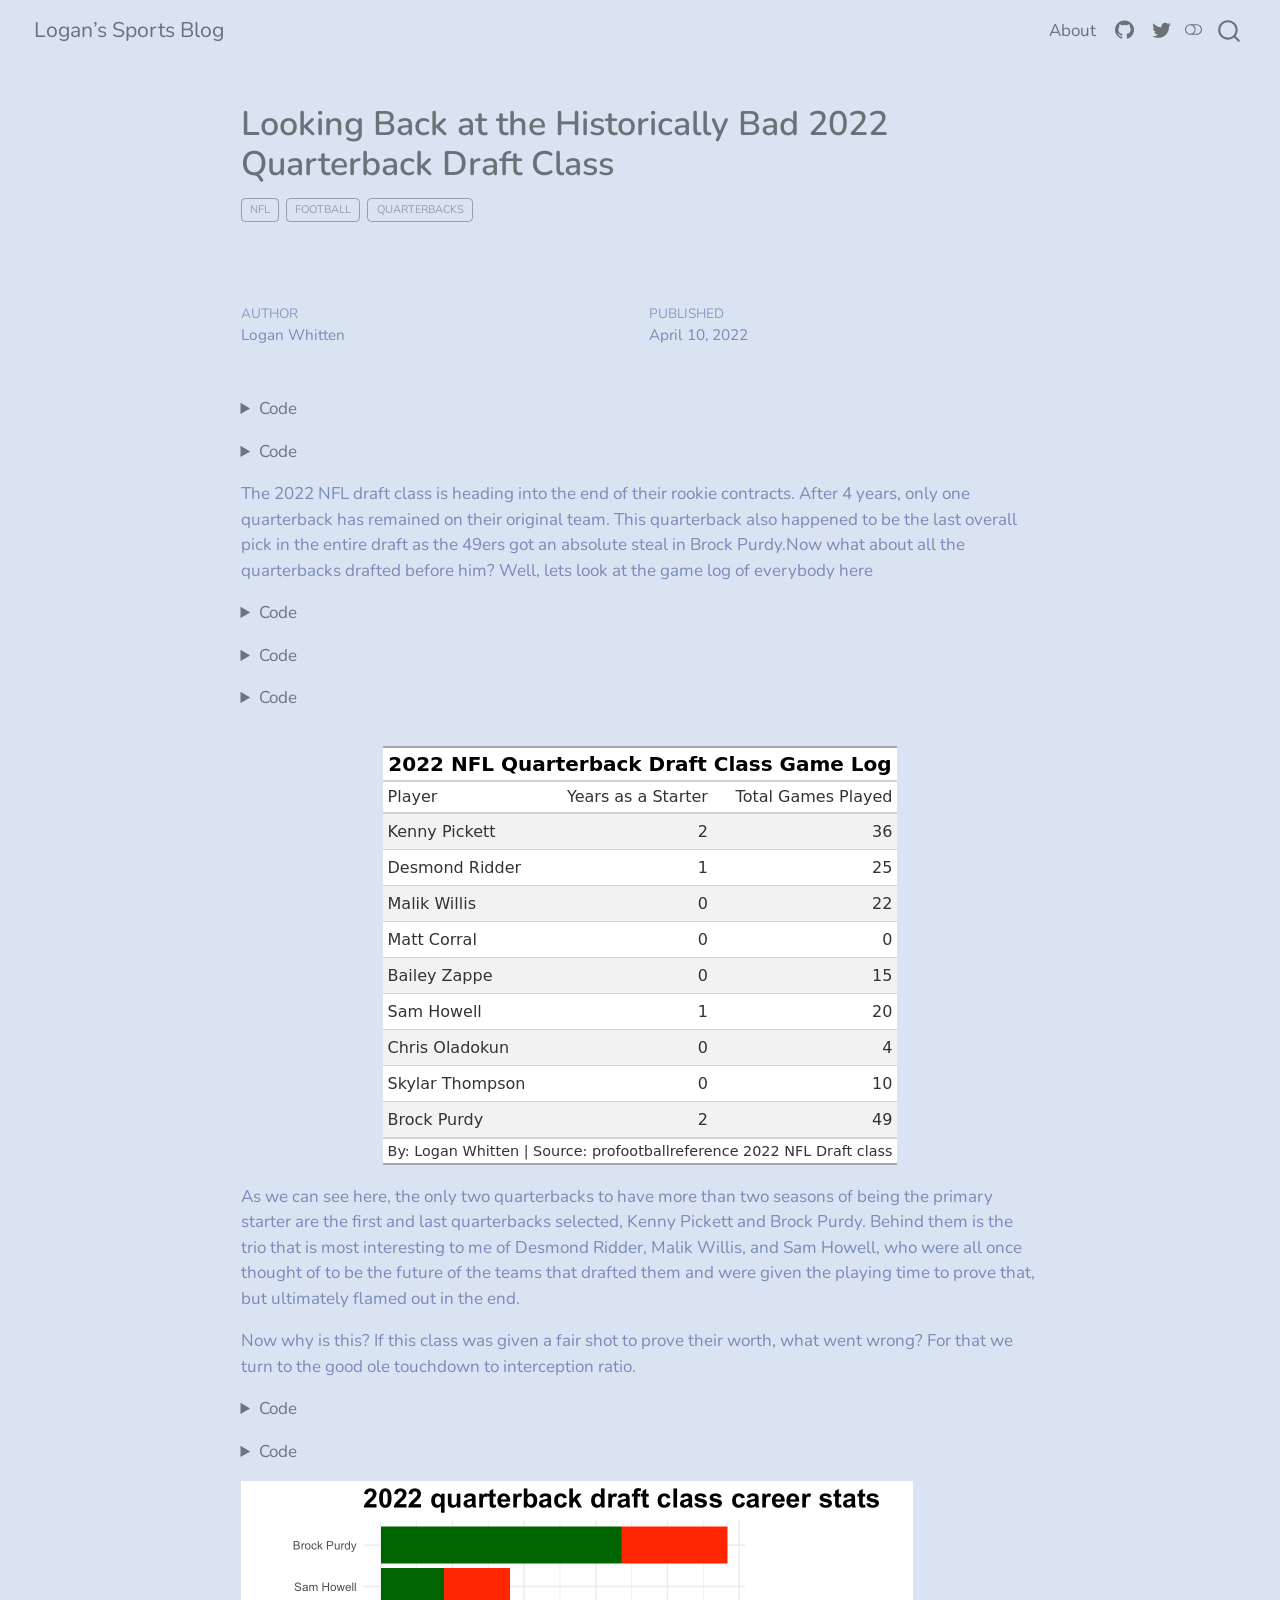
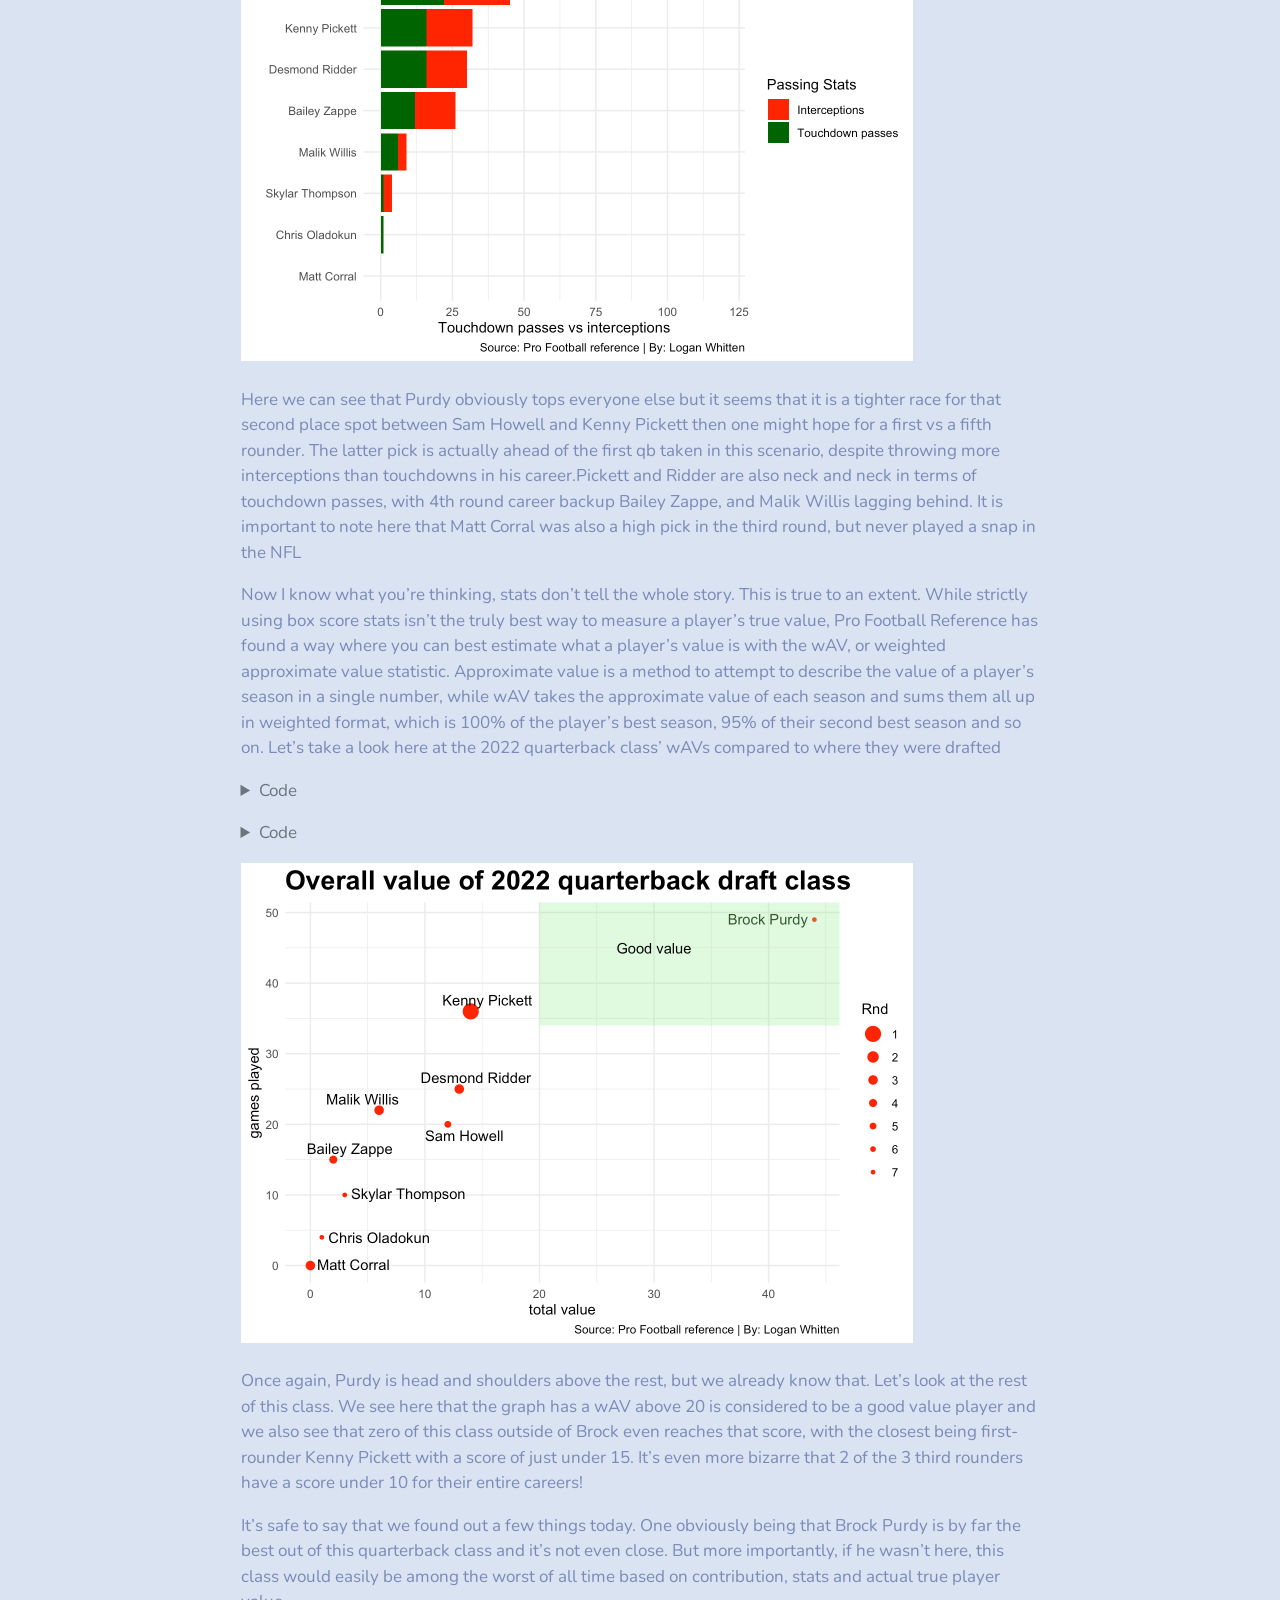
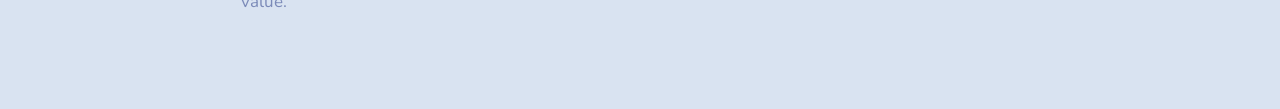
<file: posts/nfl-football-2022-quarterback-class/index.html>
<!DOCTYPE html>
<html xmlns="http://www.w3.org/1999/xhtml" lang="en" xml:lang="en"><head>

<meta charset="utf-8">
<meta name="generator" content="quarto-1.8.25">

<meta name="viewport" content="width=device-width, initial-scale=1.0, user-scalable=yes">

<meta name="author" content="Logan Whitten">
<meta name="dcterms.date" content="2022-04-10">

<title>Looking Back at the Historically Bad 2022 Quarterback Draft Class – Logan’s Sports Blog</title>
<style>
code{white-space: pre-wrap;}
span.smallcaps{font-variant: small-caps;}
div.columns{display: flex; gap: min(4vw, 1.5em);}
div.column{flex: auto; overflow-x: auto;}
div.hanging-indent{margin-left: 1.5em; text-indent: -1.5em;}
ul.task-list{list-style: none;}
ul.task-list li input[type="checkbox"] {
  width: 0.8em;
  margin: 0 0.8em 0.2em -1em; /* quarto-specific, see https://github.com/quarto-dev/quarto-cli/issues/4556 */ 
  vertical-align: middle;
}
/* CSS for syntax highlighting */
html { -webkit-text-size-adjust: 100%; }
pre > code.sourceCode { white-space: pre; position: relative; }
pre > code.sourceCode > span { display: inline-block; line-height: 1.25; }
pre > code.sourceCode > span:empty { height: 1.2em; }
.sourceCode { overflow: visible; }
code.sourceCode > span { color: inherit; text-decoration: inherit; }
div.sourceCode { margin: 1em 0; }
pre.sourceCode { margin: 0; }
@media screen {
div.sourceCode { overflow: auto; }
}
@media print {
pre > code.sourceCode { white-space: pre-wrap; }
pre > code.sourceCode > span { text-indent: -5em; padding-left: 5em; }
}
pre.numberSource code
  { counter-reset: source-line 0; }
pre.numberSource code > span
  { position: relative; left: -4em; counter-increment: source-line; }
pre.numberSource code > span > a:first-child::before
  { content: counter(source-line);
    position: relative; left: -1em; text-align: right; vertical-align: baseline;
    border: none; display: inline-block;
    -webkit-touch-callout: none; -webkit-user-select: none;
    -khtml-user-select: none; -moz-user-select: none;
    -ms-user-select: none; user-select: none;
    padding: 0 4px; width: 4em;
  }
pre.numberSource { margin-left: 3em;  padding-left: 4px; }
div.sourceCode
  {   }
@media screen {
pre > code.sourceCode > span > a:first-child::before { text-decoration: underline; }
}
</style>


<script src="../../site_libs/quarto-nav/quarto-nav.js"></script>
<script src="../../site_libs/quarto-nav/headroom.min.js"></script>
<script src="../../site_libs/clipboard/clipboard.min.js"></script>
<script src="../../site_libs/quarto-search/autocomplete.umd.js"></script>
<script src="../../site_libs/quarto-search/fuse.min.js"></script>
<script src="../../site_libs/quarto-search/quarto-search.js"></script>
<meta name="quarto:offset" content="../../">
<link href="../../logo.png" rel="icon" type="image/png">
<script src="../../site_libs/quarto-html/quarto.js" type="module"></script>
<script src="../../site_libs/quarto-html/tabsets/tabsets.js" type="module"></script>
<script src="../../site_libs/quarto-html/axe/axe-check.js" type="module"></script>
<script src="../../site_libs/quarto-html/popper.min.js"></script>
<script src="../../site_libs/quarto-html/tippy.umd.min.js"></script>
<script src="../../site_libs/quarto-html/anchor.min.js"></script>
<link href="../../site_libs/quarto-html/tippy.css" rel="stylesheet">
<link href="../../site_libs/quarto-html/quarto-syntax-highlighting-7b89279ff1a6dce999919e0e67d4d9ec.css" rel="stylesheet" class="quarto-color-scheme" id="quarto-text-highlighting-styles">
<link href="../../site_libs/quarto-html/quarto-syntax-highlighting-dark-707d8167ce6003fca903bfe2be84ab7f.css" rel="stylesheet" class="quarto-color-scheme quarto-color-alternate" id="quarto-text-highlighting-styles">
<link href="../../site_libs/quarto-html/quarto-syntax-highlighting-7b89279ff1a6dce999919e0e67d4d9ec.css" rel="stylesheet" class="quarto-color-scheme-extra" id="quarto-text-highlighting-styles">
<script src="../../site_libs/bootstrap/bootstrap.min.js"></script>
<link href="../../site_libs/bootstrap/bootstrap-icons.css" rel="stylesheet">
<link href="../../site_libs/bootstrap/bootstrap-2890eba573baac25c3e9f0f9d94fc55f.min.css" rel="stylesheet" append-hash="true" class="quarto-color-scheme" id="quarto-bootstrap" data-mode="light">
<link href="../../site_libs/bootstrap/bootstrap-dark-131d78dc565486c1282722297bfbf076.min.css" rel="stylesheet" append-hash="true" class="quarto-color-scheme quarto-color-alternate" id="quarto-bootstrap" data-mode="light">
<link href="../../site_libs/bootstrap/bootstrap-2890eba573baac25c3e9f0f9d94fc55f.min.css" rel="stylesheet" append-hash="true" class="quarto-color-scheme-extra" id="quarto-bootstrap" data-mode="light">
<script id="quarto-search-options" type="application/json">{
  "location": "navbar",
  "copy-button": false,
  "collapse-after": 3,
  "panel-placement": "end",
  "type": "overlay",
  "limit": 50,
  "keyboard-shortcut": [
    "f",
    "/",
    "s"
  ],
  "show-item-context": false,
  "language": {
    "search-no-results-text": "No results",
    "search-matching-documents-text": "matching documents",
    "search-copy-link-title": "Copy link to search",
    "search-hide-matches-text": "Hide additional matches",
    "search-more-match-text": "more match in this document",
    "search-more-matches-text": "more matches in this document",
    "search-clear-button-title": "Clear",
    "search-text-placeholder": "",
    "search-detached-cancel-button-title": "Cancel",
    "search-submit-button-title": "Submit",
    "search-label": "Search"
  }
}</script>


<link rel="stylesheet" href="../../styles.css">
</head>

<body class="nav-fixed fullcontent quarto-light"><script id="quarto-html-before-body" type="application/javascript">
    const toggleBodyColorMode = (bsSheetEl) => {
      const mode = bsSheetEl.getAttribute("data-mode");
      const bodyEl = window.document.querySelector("body");
      if (mode === "dark") {
        bodyEl.classList.add("quarto-dark");
        bodyEl.classList.remove("quarto-light");
      } else {
        bodyEl.classList.add("quarto-light");
        bodyEl.classList.remove("quarto-dark");
      }
    }
    const toggleBodyColorPrimary = () => {
      const bsSheetEl = window.document.querySelector("link#quarto-bootstrap:not([rel=disabled-stylesheet])");
      if (bsSheetEl) {
        toggleBodyColorMode(bsSheetEl);
      }
    }
    const setColorSchemeToggle = (alternate) => {
      const toggles = window.document.querySelectorAll('.quarto-color-scheme-toggle');
      for (let i=0; i < toggles.length; i++) {
        const toggle = toggles[i];
        if (toggle) {
          if (alternate) {
            toggle.classList.add("alternate");
          } else {
            toggle.classList.remove("alternate");
          }
        }
      }
    };
    const toggleColorMode = (alternate) => {
      // Switch the stylesheets
      const primaryStylesheets = window.document.querySelectorAll('link.quarto-color-scheme:not(.quarto-color-alternate)');
      const alternateStylesheets = window.document.querySelectorAll('link.quarto-color-scheme.quarto-color-alternate');
      manageTransitions('#quarto-margin-sidebar .nav-link', false);
      if (alternate) {
        // note: dark is layered on light, we don't disable primary!
        enableStylesheet(alternateStylesheets);
        for (const sheetNode of alternateStylesheets) {
          if (sheetNode.id === "quarto-bootstrap") {
            toggleBodyColorMode(sheetNode);
          }
        }
      } else {
        disableStylesheet(alternateStylesheets);
        enableStylesheet(primaryStylesheets)
        toggleBodyColorPrimary();
      }
      manageTransitions('#quarto-margin-sidebar .nav-link', true);
      // Switch the toggles
      setColorSchemeToggle(alternate)
      // Hack to workaround the fact that safari doesn't
      // properly recolor the scrollbar when toggling (#1455)
      if (navigator.userAgent.indexOf('Safari') > 0 && navigator.userAgent.indexOf('Chrome') == -1) {
        manageTransitions("body", false);
        window.scrollTo(0, 1);
        setTimeout(() => {
          window.scrollTo(0, 0);
          manageTransitions("body", true);
        }, 40);
      }
    }
    const disableStylesheet = (stylesheets) => {
      for (let i=0; i < stylesheets.length; i++) {
        const stylesheet = stylesheets[i];
        stylesheet.rel = 'disabled-stylesheet';
      }
    }
    const enableStylesheet = (stylesheets) => {
      for (let i=0; i < stylesheets.length; i++) {
        const stylesheet = stylesheets[i];
        if(stylesheet.rel !== 'stylesheet') { // for Chrome, which will still FOUC without this check
          stylesheet.rel = 'stylesheet';
        }
      }
    }
    const manageTransitions = (selector, allowTransitions) => {
      const els = window.document.querySelectorAll(selector);
      for (let i=0; i < els.length; i++) {
        const el = els[i];
        if (allowTransitions) {
          el.classList.remove('notransition');
        } else {
          el.classList.add('notransition');
        }
      }
    }
    const isFileUrl = () => {
      return window.location.protocol === 'file:';
    }
    const hasAlternateSentinel = () => {
      let styleSentinel = getColorSchemeSentinel();
      if (styleSentinel !== null) {
        return styleSentinel === "alternate";
      } else {
        return false;
      }
    }
    const setStyleSentinel = (alternate) => {
      const value = alternate ? "alternate" : "default";
      if (!isFileUrl()) {
        window.localStorage.setItem("quarto-color-scheme", value);
      } else {
        localAlternateSentinel = value;
      }
    }
    const getColorSchemeSentinel = () => {
      if (!isFileUrl()) {
        const storageValue = window.localStorage.getItem("quarto-color-scheme");
        return storageValue != null ? storageValue : localAlternateSentinel;
      } else {
        return localAlternateSentinel;
      }
    }
    const toggleGiscusIfUsed = (isAlternate, darkModeDefault) => {
      const baseTheme = document.querySelector('#giscus-base-theme')?.value ?? 'light';
      const alternateTheme = document.querySelector('#giscus-alt-theme')?.value ?? 'dark';
      let newTheme = '';
      if(authorPrefersDark) {
        newTheme = isAlternate ? baseTheme : alternateTheme;
      } else {
        newTheme = isAlternate ? alternateTheme : baseTheme;
      }
      const changeGiscusTheme = () => {
        // From: https://github.com/giscus/giscus/issues/336
        const sendMessage = (message) => {
          const iframe = document.querySelector('iframe.giscus-frame');
          if (!iframe) return;
          iframe.contentWindow.postMessage({ giscus: message }, 'https://giscus.app');
        }
        sendMessage({
          setConfig: {
            theme: newTheme
          }
        });
      }
      const isGiscussLoaded = window.document.querySelector('iframe.giscus-frame') !== null;
      if (isGiscussLoaded) {
        changeGiscusTheme();
      }
    };
    const authorPrefersDark = false;
    const darkModeDefault = authorPrefersDark;
      document.querySelector('link#quarto-text-highlighting-styles.quarto-color-scheme-extra').rel = 'disabled-stylesheet';
      document.querySelector('link#quarto-bootstrap.quarto-color-scheme-extra').rel = 'disabled-stylesheet';
    let localAlternateSentinel = darkModeDefault ? 'alternate' : 'default';
    // Dark / light mode switch
    window.quartoToggleColorScheme = () => {
      // Read the current dark / light value
      let toAlternate = !hasAlternateSentinel();
      toggleColorMode(toAlternate);
      setStyleSentinel(toAlternate);
      toggleGiscusIfUsed(toAlternate, darkModeDefault);
      window.dispatchEvent(new Event('resize'));
    };
    // Switch to dark mode if need be
    if (hasAlternateSentinel()) {
      toggleColorMode(true);
    } else {
      toggleColorMode(false);
    }
  </script>

<div id="quarto-search-results"></div>
  <header id="quarto-header" class="headroom fixed-top quarto-banner">
    <nav class="navbar navbar-expand-lg " data-bs-theme="dark">
      <div class="navbar-container container-fluid">
      <div class="navbar-brand-container mx-auto">
    <a href="../../index.html" class="navbar-brand navbar-brand-logo">
    </a>
    <a class="navbar-brand" href="../../index.html">
    <span class="navbar-title">Logan’s Sports Blog</span>
    </a>
  </div>
            <div id="quarto-search" class="" title="Search"></div>
          <button class="navbar-toggler" type="button" data-bs-toggle="collapse" data-bs-target="#navbarCollapse" aria-controls="navbarCollapse" role="menu" aria-expanded="false" aria-label="Toggle navigation" onclick="if (window.quartoToggleHeadroom) { window.quartoToggleHeadroom(); }">
  <span class="navbar-toggler-icon"></span>
</button>
          <div class="collapse navbar-collapse" id="navbarCollapse">
            <ul class="navbar-nav navbar-nav-scroll ms-auto">
  <li class="nav-item">
    <a class="nav-link" href="../../about.html"> 
<span class="menu-text">About</span></a>
  </li>  
  <li class="nav-item compact">
    <a class="nav-link" href="https://github.com/mattwaite"> <i class="bi bi-github" role="img">
</i> 
<span class="menu-text"></span></a>
  </li>  
  <li class="nav-item compact">
    <a class="nav-link" href="https://twitter.com/mattwaite"> <i class="bi bi-twitter" role="img">
</i> 
<span class="menu-text"></span></a>
  </li>  
</ul>
          </div> <!-- /navcollapse -->
            <div class="quarto-navbar-tools">
  <a href="" class="quarto-color-scheme-toggle quarto-navigation-tool  px-1" onclick="window.quartoToggleColorScheme(); return false;" title="Toggle dark mode"><i class="bi"></i></a>
</div>
      </div> <!-- /container-fluid -->
    </nav>
</header>
<!-- content -->
<header id="title-block-header" class="quarto-title-block default page-columns page-full">
  <div class="quarto-title-banner page-columns page-full">
    <div class="quarto-title column-body">
      <h1 class="title">Looking Back at the Historically Bad 2022 Quarterback Draft Class</h1>
                                <div class="quarto-categories">
                <div class="quarto-category">nfl</div>
                <div class="quarto-category">football</div>
                <div class="quarto-category">quarterbacks</div>
              </div>
                  </div>
  </div>
    
  
  <div class="quarto-title-meta">

      <div>
      <div class="quarto-title-meta-heading">Author</div>
      <div class="quarto-title-meta-contents">
               <p>Logan Whitten </p>
            </div>
    </div>
      
      <div>
      <div class="quarto-title-meta-heading">Published</div>
      <div class="quarto-title-meta-contents">
        <p class="date">April 10, 2022</p>
      </div>
    </div>
    
      
    </div>
    
  
  </header><div id="quarto-content" class="quarto-container page-columns page-rows-contents page-layout-article page-navbar">
<!-- sidebar -->
<!-- margin-sidebar -->
    
<!-- main -->
<main class="content quarto-banner-title-block" id="quarto-document-content">






<div class="cell" data-show_col_types="false">
<details class="code-fold">
<summary>Code</summary>
<div class="code-copy-outer-scaffold"><div class="sourceCode cell-code" id="cb1"><pre class="sourceCode r code-with-copy"><code class="sourceCode r"><span id="cb1-1"><a href="#cb1-1" aria-hidden="true" tabindex="-1"></a><span class="fu">library</span>(tidyverse)</span>
<span id="cb1-2"><a href="#cb1-2" aria-hidden="true" tabindex="-1"></a><span class="fu">library</span>(gt)</span>
<span id="cb1-3"><a href="#cb1-3" aria-hidden="true" tabindex="-1"></a><span class="fu">library</span>(ggrepel)</span></code></pre></div><button title="Copy to Clipboard" class="code-copy-button"><i class="bi"></i></button></div>
</details>
</div>
<div class="cell" data-show_col_types="false">
<details class="code-fold">
<summary>Code</summary>
<div class="code-copy-outer-scaffold"><div class="sourceCode cell-code" id="cb2"><pre class="sourceCode r code-with-copy"><code class="sourceCode r"><span id="cb2-1"><a href="#cb2-1" aria-hidden="true" tabindex="-1"></a>draft <span class="ot">&lt;-</span> <span class="fu">read_csv</span>(<span class="st">"draft.csv"</span>) </span></code></pre></div><button title="Copy to Clipboard" class="code-copy-button"><i class="bi"></i></button></div>
</details>
</div>
<p>The 2022 NFL draft class is heading into the end of their rookie contracts. After 4 years, only one quarterback has remained on their original team. This quarterback also happened to be the last overall pick in the entire draft as the 49ers got an absolute steal in Brock Purdy.Now what about all the quarterbacks drafted before him? Well, lets look at the game log of everybody here</p>
<div class="cell">
<details class="code-fold">
<summary>Code</summary>
<div class="code-copy-outer-scaffold"><div class="sourceCode cell-code" id="cb3"><pre class="sourceCode r code-with-copy"><code class="sourceCode r"><span id="cb3-1"><a href="#cb3-1" aria-hidden="true" tabindex="-1"></a>draftqbs <span class="ot">&lt;-</span> draft <span class="sc">|&gt;</span> </span>
<span id="cb3-2"><a href="#cb3-2" aria-hidden="true" tabindex="-1"></a></span>
<span id="cb3-3"><a href="#cb3-3" aria-hidden="true" tabindex="-1"></a>  <span class="fu">filter</span>(Pos <span class="sc">==</span> <span class="st">"QB"</span>) </span></code></pre></div><button title="Copy to Clipboard" class="code-copy-button"><i class="bi"></i></button></div>
</details>
</div>
<div class="cell">
<details class="code-fold">
<summary>Code</summary>
<div class="code-copy-outer-scaffold"><div class="sourceCode cell-code" id="cb4"><pre class="sourceCode r code-with-copy"><code class="sourceCode r"><span id="cb4-1"><a href="#cb4-1" aria-hidden="true" tabindex="-1"></a>qbgames <span class="ot">&lt;-</span> draftqbs <span class="sc">|&gt;</span> </span>
<span id="cb4-2"><a href="#cb4-2" aria-hidden="true" tabindex="-1"></a></span>
<span id="cb4-3"><a href="#cb4-3" aria-hidden="true" tabindex="-1"></a>  <span class="fu">select</span>(Player, St, G)</span></code></pre></div><button title="Copy to Clipboard" class="code-copy-button"><i class="bi"></i></button></div>
</details>
</div>
<div class="cell">
<details class="code-fold">
<summary>Code</summary>
<div class="code-copy-outer-scaffold"><div class="sourceCode cell-code" id="cb5"><pre class="sourceCode r code-with-copy"><code class="sourceCode r"><span id="cb5-1"><a href="#cb5-1" aria-hidden="true" tabindex="-1"></a>qbgames <span class="sc">|&gt;</span> <span class="fu">gt</span>() <span class="sc">|&gt;</span> <span class="fu">cols_label</span>( <span class="at">St =</span> <span class="st">"Years as a Starter"</span>, <span class="at">G =</span> <span class="st">"Total Games Played"</span> ) <span class="sc">|&gt;</span> <span class="fu">tab_header</span>( <span class="at">title =</span> <span class="st">"2022 NFL Quarterback Draft Class Game Log"</span> ) <span class="sc">|&gt;</span> <span class="fu">tab_style</span>( <span class="at">style =</span> <span class="fu">cell_text</span>(<span class="at">color =</span> <span class="st">"black"</span>, <span class="at">weight =</span> <span class="st">"bold"</span>,), <span class="at">locations =</span> <span class="fu">cells_title</span>(<span class="st">"title"</span>) ) <span class="sc">|&gt;</span> <span class="fu">tab_source_note</span>( <span class="at">source_note =</span> <span class="fu">md</span>(<span class="st">"By: Logan Whitten | Source: profootballreference 2022 NFL Draft class"</span>) ) </span></code></pre></div><button title="Copy to Clipboard" class="code-copy-button"><i class="bi"></i></button></div>
</details>
<div class="cell-output-display">
<div id="rfijxgjohl" style="padding-left:0px;padding-right:0px;padding-top:10px;padding-bottom:10px;overflow-x:auto;overflow-y:auto;width:auto;height:auto;">
<style>#rfijxgjohl table {
  font-family: system-ui, 'Segoe UI', Roboto, Helvetica, Arial, sans-serif, 'Apple Color Emoji', 'Segoe UI Emoji', 'Segoe UI Symbol', 'Noto Color Emoji';
  -webkit-font-smoothing: antialiased;
  -moz-osx-font-smoothing: grayscale;
}

#rfijxgjohl thead, #rfijxgjohl tbody, #rfijxgjohl tfoot, #rfijxgjohl tr, #rfijxgjohl td, #rfijxgjohl th {
  border-style: none;
}

#rfijxgjohl p {
  margin: 0;
  padding: 0;
}

#rfijxgjohl .gt_table {
  display: table;
  border-collapse: collapse;
  line-height: normal;
  margin-left: auto;
  margin-right: auto;
  color: #333333;
  font-size: 16px;
  font-weight: normal;
  font-style: normal;
  background-color: #FFFFFF;
  width: auto;
  border-top-style: solid;
  border-top-width: 2px;
  border-top-color: #A8A8A8;
  border-right-style: none;
  border-right-width: 2px;
  border-right-color: #D3D3D3;
  border-bottom-style: solid;
  border-bottom-width: 2px;
  border-bottom-color: #A8A8A8;
  border-left-style: none;
  border-left-width: 2px;
  border-left-color: #D3D3D3;
}

#rfijxgjohl .gt_caption {
  padding-top: 4px;
  padding-bottom: 4px;
}

#rfijxgjohl .gt_title {
  color: #333333;
  font-size: 125%;
  font-weight: initial;
  padding-top: 4px;
  padding-bottom: 4px;
  padding-left: 5px;
  padding-right: 5px;
  border-bottom-color: #FFFFFF;
  border-bottom-width: 0;
}

#rfijxgjohl .gt_subtitle {
  color: #333333;
  font-size: 85%;
  font-weight: initial;
  padding-top: 3px;
  padding-bottom: 5px;
  padding-left: 5px;
  padding-right: 5px;
  border-top-color: #FFFFFF;
  border-top-width: 0;
}

#rfijxgjohl .gt_heading {
  background-color: #FFFFFF;
  text-align: center;
  border-bottom-color: #FFFFFF;
  border-left-style: none;
  border-left-width: 1px;
  border-left-color: #D3D3D3;
  border-right-style: none;
  border-right-width: 1px;
  border-right-color: #D3D3D3;
}

#rfijxgjohl .gt_bottom_border {
  border-bottom-style: solid;
  border-bottom-width: 2px;
  border-bottom-color: #D3D3D3;
}

#rfijxgjohl .gt_col_headings {
  border-top-style: solid;
  border-top-width: 2px;
  border-top-color: #D3D3D3;
  border-bottom-style: solid;
  border-bottom-width: 2px;
  border-bottom-color: #D3D3D3;
  border-left-style: none;
  border-left-width: 1px;
  border-left-color: #D3D3D3;
  border-right-style: none;
  border-right-width: 1px;
  border-right-color: #D3D3D3;
}

#rfijxgjohl .gt_col_heading {
  color: #333333;
  background-color: #FFFFFF;
  font-size: 100%;
  font-weight: normal;
  text-transform: inherit;
  border-left-style: none;
  border-left-width: 1px;
  border-left-color: #D3D3D3;
  border-right-style: none;
  border-right-width: 1px;
  border-right-color: #D3D3D3;
  vertical-align: bottom;
  padding-top: 5px;
  padding-bottom: 6px;
  padding-left: 5px;
  padding-right: 5px;
  overflow-x: hidden;
}

#rfijxgjohl .gt_column_spanner_outer {
  color: #333333;
  background-color: #FFFFFF;
  font-size: 100%;
  font-weight: normal;
  text-transform: inherit;
  padding-top: 0;
  padding-bottom: 0;
  padding-left: 4px;
  padding-right: 4px;
}

#rfijxgjohl .gt_column_spanner_outer:first-child {
  padding-left: 0;
}

#rfijxgjohl .gt_column_spanner_outer:last-child {
  padding-right: 0;
}

#rfijxgjohl .gt_column_spanner {
  border-bottom-style: solid;
  border-bottom-width: 2px;
  border-bottom-color: #D3D3D3;
  vertical-align: bottom;
  padding-top: 5px;
  padding-bottom: 5px;
  overflow-x: hidden;
  display: inline-block;
  width: 100%;
}

#rfijxgjohl .gt_spanner_row {
  border-bottom-style: hidden;
}

#rfijxgjohl .gt_group_heading {
  padding-top: 8px;
  padding-bottom: 8px;
  padding-left: 5px;
  padding-right: 5px;
  color: #333333;
  background-color: #FFFFFF;
  font-size: 100%;
  font-weight: initial;
  text-transform: inherit;
  border-top-style: solid;
  border-top-width: 2px;
  border-top-color: #D3D3D3;
  border-bottom-style: solid;
  border-bottom-width: 2px;
  border-bottom-color: #D3D3D3;
  border-left-style: none;
  border-left-width: 1px;
  border-left-color: #D3D3D3;
  border-right-style: none;
  border-right-width: 1px;
  border-right-color: #D3D3D3;
  vertical-align: middle;
  text-align: left;
}

#rfijxgjohl .gt_empty_group_heading {
  padding: 0.5px;
  color: #333333;
  background-color: #FFFFFF;
  font-size: 100%;
  font-weight: initial;
  border-top-style: solid;
  border-top-width: 2px;
  border-top-color: #D3D3D3;
  border-bottom-style: solid;
  border-bottom-width: 2px;
  border-bottom-color: #D3D3D3;
  vertical-align: middle;
}

#rfijxgjohl .gt_from_md > :first-child {
  margin-top: 0;
}

#rfijxgjohl .gt_from_md > :last-child {
  margin-bottom: 0;
}

#rfijxgjohl .gt_row {
  padding-top: 8px;
  padding-bottom: 8px;
  padding-left: 5px;
  padding-right: 5px;
  margin: 10px;
  border-top-style: solid;
  border-top-width: 1px;
  border-top-color: #D3D3D3;
  border-left-style: none;
  border-left-width: 1px;
  border-left-color: #D3D3D3;
  border-right-style: none;
  border-right-width: 1px;
  border-right-color: #D3D3D3;
  vertical-align: middle;
  overflow-x: hidden;
}

#rfijxgjohl .gt_stub {
  color: #333333;
  background-color: #FFFFFF;
  font-size: 100%;
  font-weight: initial;
  text-transform: inherit;
  border-right-style: solid;
  border-right-width: 2px;
  border-right-color: #D3D3D3;
  padding-left: 5px;
  padding-right: 5px;
}

#rfijxgjohl .gt_stub_row_group {
  color: #333333;
  background-color: #FFFFFF;
  font-size: 100%;
  font-weight: initial;
  text-transform: inherit;
  border-right-style: solid;
  border-right-width: 2px;
  border-right-color: #D3D3D3;
  padding-left: 5px;
  padding-right: 5px;
  vertical-align: top;
}

#rfijxgjohl .gt_row_group_first td {
  border-top-width: 2px;
}

#rfijxgjohl .gt_row_group_first th {
  border-top-width: 2px;
}

#rfijxgjohl .gt_summary_row {
  color: #333333;
  background-color: #FFFFFF;
  text-transform: inherit;
  padding-top: 8px;
  padding-bottom: 8px;
  padding-left: 5px;
  padding-right: 5px;
}

#rfijxgjohl .gt_first_summary_row {
  border-top-style: solid;
  border-top-color: #D3D3D3;
}

#rfijxgjohl .gt_first_summary_row.thick {
  border-top-width: 2px;
}

#rfijxgjohl .gt_last_summary_row {
  padding-top: 8px;
  padding-bottom: 8px;
  padding-left: 5px;
  padding-right: 5px;
  border-bottom-style: solid;
  border-bottom-width: 2px;
  border-bottom-color: #D3D3D3;
}

#rfijxgjohl .gt_grand_summary_row {
  color: #333333;
  background-color: #FFFFFF;
  text-transform: inherit;
  padding-top: 8px;
  padding-bottom: 8px;
  padding-left: 5px;
  padding-right: 5px;
}

#rfijxgjohl .gt_first_grand_summary_row {
  padding-top: 8px;
  padding-bottom: 8px;
  padding-left: 5px;
  padding-right: 5px;
  border-top-style: double;
  border-top-width: 6px;
  border-top-color: #D3D3D3;
}

#rfijxgjohl .gt_last_grand_summary_row_top {
  padding-top: 8px;
  padding-bottom: 8px;
  padding-left: 5px;
  padding-right: 5px;
  border-bottom-style: double;
  border-bottom-width: 6px;
  border-bottom-color: #D3D3D3;
}

#rfijxgjohl .gt_striped {
  background-color: rgba(128, 128, 128, 0.05);
}

#rfijxgjohl .gt_table_body {
  border-top-style: solid;
  border-top-width: 2px;
  border-top-color: #D3D3D3;
  border-bottom-style: solid;
  border-bottom-width: 2px;
  border-bottom-color: #D3D3D3;
}

#rfijxgjohl .gt_footnotes {
  color: #333333;
  background-color: #FFFFFF;
  border-bottom-style: none;
  border-bottom-width: 2px;
  border-bottom-color: #D3D3D3;
  border-left-style: none;
  border-left-width: 2px;
  border-left-color: #D3D3D3;
  border-right-style: none;
  border-right-width: 2px;
  border-right-color: #D3D3D3;
}

#rfijxgjohl .gt_footnote {
  margin: 0px;
  font-size: 90%;
  padding-top: 4px;
  padding-bottom: 4px;
  padding-left: 5px;
  padding-right: 5px;
}

#rfijxgjohl .gt_sourcenotes {
  color: #333333;
  background-color: #FFFFFF;
  border-bottom-style: none;
  border-bottom-width: 2px;
  border-bottom-color: #D3D3D3;
  border-left-style: none;
  border-left-width: 2px;
  border-left-color: #D3D3D3;
  border-right-style: none;
  border-right-width: 2px;
  border-right-color: #D3D3D3;
}

#rfijxgjohl .gt_sourcenote {
  font-size: 90%;
  padding-top: 4px;
  padding-bottom: 4px;
  padding-left: 5px;
  padding-right: 5px;
}

#rfijxgjohl .gt_left {
  text-align: left;
}

#rfijxgjohl .gt_center {
  text-align: center;
}

#rfijxgjohl .gt_right {
  text-align: right;
  font-variant-numeric: tabular-nums;
}

#rfijxgjohl .gt_font_normal {
  font-weight: normal;
}

#rfijxgjohl .gt_font_bold {
  font-weight: bold;
}

#rfijxgjohl .gt_font_italic {
  font-style: italic;
}

#rfijxgjohl .gt_super {
  font-size: 65%;
}

#rfijxgjohl .gt_footnote_marks {
  font-size: 75%;
  vertical-align: 0.4em;
  position: initial;
}

#rfijxgjohl .gt_asterisk {
  font-size: 100%;
  vertical-align: 0;
}

#rfijxgjohl .gt_indent_1 {
  text-indent: 5px;
}

#rfijxgjohl .gt_indent_2 {
  text-indent: 10px;
}

#rfijxgjohl .gt_indent_3 {
  text-indent: 15px;
}

#rfijxgjohl .gt_indent_4 {
  text-indent: 20px;
}

#rfijxgjohl .gt_indent_5 {
  text-indent: 25px;
}

#rfijxgjohl .katex-display {
  display: inline-flex !important;
  margin-bottom: 0.75em !important;
}

#rfijxgjohl div.Reactable > div.rt-table > div.rt-thead > div.rt-tr.rt-tr-group-header > div.rt-th-group:after {
  height: 0px !important;
}
</style>

<table class="gt_table caption-top table table-sm table-striped small" data-quarto-bootstrap="false">
<thead>
<tr class="gt_heading header">
<td colspan="3" class="gt_heading gt_title gt_font_normal gt_bottom_border" style="color: #000000; font-weight: bold">2022 NFL Quarterback Draft Class Game Log</td>
</tr>
<tr class="gt_col_headings even">
<th id="Player" class="gt_col_heading gt_columns_bottom_border gt_left" data-quarto-table-cell-role="th" scope="col">Player</th>
<th id="St" class="gt_col_heading gt_columns_bottom_border gt_right" data-quarto-table-cell-role="th" scope="col">Years as a Starter</th>
<th id="G" class="gt_col_heading gt_columns_bottom_border gt_right" data-quarto-table-cell-role="th" scope="col">Total Games Played</th>
</tr>
</thead>
<tbody class="gt_table_body">
<tr class="odd">
<td class="gt_row gt_left" headers="Player">Kenny Pickett</td>
<td class="gt_row gt_right" headers="St">2</td>
<td class="gt_row gt_right" headers="G">36</td>
</tr>
<tr class="even">
<td class="gt_row gt_left" headers="Player">Desmond Ridder</td>
<td class="gt_row gt_right" headers="St">1</td>
<td class="gt_row gt_right" headers="G">25</td>
</tr>
<tr class="odd">
<td class="gt_row gt_left" headers="Player">Malik Willis</td>
<td class="gt_row gt_right" headers="St">0</td>
<td class="gt_row gt_right" headers="G">22</td>
</tr>
<tr class="even">
<td class="gt_row gt_left" headers="Player">Matt Corral</td>
<td class="gt_row gt_right" headers="St">0</td>
<td class="gt_row gt_right" headers="G">0</td>
</tr>
<tr class="odd">
<td class="gt_row gt_left" headers="Player">Bailey Zappe</td>
<td class="gt_row gt_right" headers="St">0</td>
<td class="gt_row gt_right" headers="G">15</td>
</tr>
<tr class="even">
<td class="gt_row gt_left" headers="Player">Sam Howell</td>
<td class="gt_row gt_right" headers="St">1</td>
<td class="gt_row gt_right" headers="G">20</td>
</tr>
<tr class="odd">
<td class="gt_row gt_left" headers="Player">Chris Oladokun</td>
<td class="gt_row gt_right" headers="St">0</td>
<td class="gt_row gt_right" headers="G">4</td>
</tr>
<tr class="even">
<td class="gt_row gt_left" headers="Player">Skylar Thompson</td>
<td class="gt_row gt_right" headers="St">0</td>
<td class="gt_row gt_right" headers="G">10</td>
</tr>
<tr class="odd">
<td class="gt_row gt_left" headers="Player">Brock Purdy</td>
<td class="gt_row gt_right" headers="St">2</td>
<td class="gt_row gt_right" headers="G">49</td>
</tr>
</tbody><tfoot>
<tr class="gt_sourcenotes odd">
<td colspan="3" class="gt_sourcenote">By: Logan Whitten | Source: profootballreference 2022 NFL Draft class</td>
</tr>
</tfoot>

</table>

</div>
</div>
</div>
<p>As we can see here, the only two quarterbacks to have more than two seasons of being the primary starter are the first and last quarterbacks selected, Kenny Pickett and Brock Purdy. Behind them is the trio that is most interesting to me of Desmond Ridder, Malik Willis, and Sam Howell, who were all once thought of to be the future of the teams that drafted them and were given the playing time to prove that, but ultimately flamed out in the end.</p>
<p>Now why is this? If this class was given a fair shot to prove their worth, what went wrong? For that we turn to the good ole touchdown to interception ratio.</p>
<div class="cell">
<details class="code-fold">
<summary>Code</summary>
<div class="code-copy-outer-scaffold"><div class="sourceCode cell-code" id="cb6"><pre class="sourceCode r code-with-copy"><code class="sourceCode r"><span id="cb6-1"><a href="#cb6-1" aria-hidden="true" tabindex="-1"></a>stackeddraftqbs <span class="ot">&lt;-</span> draftqbs <span class="sc">|&gt;</span> </span>
<span id="cb6-2"><a href="#cb6-2" aria-hidden="true" tabindex="-1"></a></span>
<span id="cb6-3"><a href="#cb6-3" aria-hidden="true" tabindex="-1"></a>  <span class="fu">select</span>(Player, PassingTD, PassingInt) <span class="sc">|&gt;</span> </span>
<span id="cb6-4"><a href="#cb6-4" aria-hidden="true" tabindex="-1"></a></span>
<span id="cb6-5"><a href="#cb6-5" aria-hidden="true" tabindex="-1"></a>  <span class="fu">pivot_longer</span>( </span>
<span id="cb6-6"><a href="#cb6-6" aria-hidden="true" tabindex="-1"></a></span>
<span id="cb6-7"><a href="#cb6-7" aria-hidden="true" tabindex="-1"></a>    <span class="at">cols=</span><span class="sc">-</span>Player, </span>
<span id="cb6-8"><a href="#cb6-8" aria-hidden="true" tabindex="-1"></a></span>
<span id="cb6-9"><a href="#cb6-9" aria-hidden="true" tabindex="-1"></a>    <span class="at">names_to=</span><span class="st">"Stat"</span>, </span>
<span id="cb6-10"><a href="#cb6-10" aria-hidden="true" tabindex="-1"></a></span>
<span id="cb6-11"><a href="#cb6-11" aria-hidden="true" tabindex="-1"></a>    <span class="at">values_to=</span><span class="st">"Total"</span> </span>
<span id="cb6-12"><a href="#cb6-12" aria-hidden="true" tabindex="-1"></a></span>
<span id="cb6-13"><a href="#cb6-13" aria-hidden="true" tabindex="-1"></a>  ) <span class="sc">|&gt;</span> </span>
<span id="cb6-14"><a href="#cb6-14" aria-hidden="true" tabindex="-1"></a></span>
<span id="cb6-15"><a href="#cb6-15" aria-hidden="true" tabindex="-1"></a>  <span class="fu">mutate</span>( </span>
<span id="cb6-16"><a href="#cb6-16" aria-hidden="true" tabindex="-1"></a></span>
<span id="cb6-17"><a href="#cb6-17" aria-hidden="true" tabindex="-1"></a>    <span class="at">Total =</span> <span class="fu">case_when</span>( </span>
<span id="cb6-18"><a href="#cb6-18" aria-hidden="true" tabindex="-1"></a></span>
<span id="cb6-19"><a href="#cb6-19" aria-hidden="true" tabindex="-1"></a>      <span class="fu">is.na</span>(Total) <span class="sc">==</span> <span class="cn">TRUE</span> <span class="sc">~</span> <span class="dv">0</span>, </span>
<span id="cb6-20"><a href="#cb6-20" aria-hidden="true" tabindex="-1"></a></span>
<span id="cb6-21"><a href="#cb6-21" aria-hidden="true" tabindex="-1"></a>      <span class="cn">TRUE</span> <span class="sc">~</span> Total </span>
<span id="cb6-22"><a href="#cb6-22" aria-hidden="true" tabindex="-1"></a></span>
<span id="cb6-23"><a href="#cb6-23" aria-hidden="true" tabindex="-1"></a>    ) </span>
<span id="cb6-24"><a href="#cb6-24" aria-hidden="true" tabindex="-1"></a></span>
<span id="cb6-25"><a href="#cb6-25" aria-hidden="true" tabindex="-1"></a>  ) </span></code></pre></div><button title="Copy to Clipboard" class="code-copy-button"><i class="bi"></i></button></div>
</details>
</div>
<div class="cell">
<details class="code-fold">
<summary>Code</summary>
<div class="code-copy-outer-scaffold"><div class="sourceCode cell-code" id="cb7"><pre class="sourceCode r code-with-copy"><code class="sourceCode r"><span id="cb7-1"><a href="#cb7-1" aria-hidden="true" tabindex="-1"></a><span class="fu">ggplot</span>() <span class="sc">+</span> </span>
<span id="cb7-2"><a href="#cb7-2" aria-hidden="true" tabindex="-1"></a></span>
<span id="cb7-3"><a href="#cb7-3" aria-hidden="true" tabindex="-1"></a>  <span class="fu">geom_bar</span>(<span class="at">data =</span> stackeddraftqbs, <span class="fu">aes</span>(<span class="at">x=</span><span class="fu">reorder</span>(Player, Total), <span class="at">weight =</span> Total, <span class="at">fill =</span> Stat)) <span class="sc">+</span> </span>
<span id="cb7-4"><a href="#cb7-4" aria-hidden="true" tabindex="-1"></a></span>
<span id="cb7-5"><a href="#cb7-5" aria-hidden="true" tabindex="-1"></a>  <span class="fu">scale_fill_manual</span>(<span class="at">values=</span><span class="fu">c</span>(<span class="st">"red"</span>, <span class="st">"darkgreen"</span>), <span class="at">name=</span><span class="st">"Passing Stats"</span>, <span class="at">labels =</span> <span class="fu">c</span>(<span class="st">"Interceptions"</span>, <span class="st">"Touchdown passes"</span>)) <span class="sc">+</span>  </span>
<span id="cb7-6"><a href="#cb7-6" aria-hidden="true" tabindex="-1"></a></span>
<span id="cb7-7"><a href="#cb7-7" aria-hidden="true" tabindex="-1"></a>  <span class="fu">coord_flip</span>() <span class="sc">+</span>  </span>
<span id="cb7-8"><a href="#cb7-8" aria-hidden="true" tabindex="-1"></a></span>
<span id="cb7-9"><a href="#cb7-9" aria-hidden="true" tabindex="-1"></a>  <span class="fu">labs</span>( </span>
<span id="cb7-10"><a href="#cb7-10" aria-hidden="true" tabindex="-1"></a></span>
<span id="cb7-11"><a href="#cb7-11" aria-hidden="true" tabindex="-1"></a>    <span class="at">title =</span> <span class="st">"2022 quarterback draft class career stats"</span>, </span>
<span id="cb7-12"><a href="#cb7-12" aria-hidden="true" tabindex="-1"></a></span>
<span id="cb7-13"><a href="#cb7-13" aria-hidden="true" tabindex="-1"></a>    <span class="at">x=</span><span class="st">""</span>, </span>
<span id="cb7-14"><a href="#cb7-14" aria-hidden="true" tabindex="-1"></a></span>
<span id="cb7-15"><a href="#cb7-15" aria-hidden="true" tabindex="-1"></a>    <span class="at">y=</span><span class="st">"Touchdown passes vs interceptions"</span>, </span>
<span id="cb7-16"><a href="#cb7-16" aria-hidden="true" tabindex="-1"></a></span>
<span id="cb7-17"><a href="#cb7-17" aria-hidden="true" tabindex="-1"></a>    <span class="at">caption =</span> <span class="st">"Source: Pro Football reference | By: Logan Whitten"</span> </span>
<span id="cb7-18"><a href="#cb7-18" aria-hidden="true" tabindex="-1"></a></span>
<span id="cb7-19"><a href="#cb7-19" aria-hidden="true" tabindex="-1"></a>  ) <span class="sc">+</span> </span>
<span id="cb7-20"><a href="#cb7-20" aria-hidden="true" tabindex="-1"></a></span>
<span id="cb7-21"><a href="#cb7-21" aria-hidden="true" tabindex="-1"></a>  <span class="fu">theme_minimal</span>() <span class="sc">+</span>  </span>
<span id="cb7-22"><a href="#cb7-22" aria-hidden="true" tabindex="-1"></a></span>
<span id="cb7-23"><a href="#cb7-23" aria-hidden="true" tabindex="-1"></a>  <span class="fu">theme</span>( </span>
<span id="cb7-24"><a href="#cb7-24" aria-hidden="true" tabindex="-1"></a></span>
<span id="cb7-25"><a href="#cb7-25" aria-hidden="true" tabindex="-1"></a>    <span class="at">plot.title =</span> <span class="fu">element_text</span>(<span class="at">size =</span> <span class="dv">20</span>, <span class="at">face =</span> <span class="st">"bold"</span>) ) </span></code></pre></div><button title="Copy to Clipboard" class="code-copy-button"><i class="bi"></i></button></div>
</details>
<div class="cell-output-display">
<div>
<figure class="figure">
<p><img src="index_files/figure-html/unnamed-chunk-7-1.png" class="img-fluid figure-img" width="672"></p>
</figure>
</div>
</div>
</div>
<p>Here we can see that Purdy obviously tops everyone else but it seems that it is a tighter race for that second place spot between Sam Howell and Kenny Pickett then one might hope for a first vs a fifth rounder. The latter pick is actually ahead of the first qb taken in this scenario, despite throwing more interceptions than touchdowns in his career.Pickett and Ridder are also neck and neck in terms of touchdown passes, with 4th round career backup Bailey Zappe, and Malik Willis lagging behind. It is important to note here that Matt Corral was also a high pick in the third round, but never played a snap in the NFL</p>
<p>Now I know what you’re thinking, stats don’t tell the whole story. This is true to an extent. While strictly using box score stats isn’t the truly best way to measure a player’s true value, Pro Football Reference has found a way where you can best estimate what a player’s value is with the wAV, or weighted approximate value statistic. Approximate value is a method to attempt to describe the value of a player’s season in a single number, while wAV takes the approximate value of each season and sums them all up in weighted format, which is 100% of the player’s best season, 95% of their second best season and so on. Let’s take a look here at the 2022 quarterback class’ wAVs compared to where they were drafted</p>
<div class="cell">
<details class="code-fold">
<summary>Code</summary>
<div class="code-copy-outer-scaffold"><div class="sourceCode cell-code" id="cb8"><pre class="sourceCode r code-with-copy"><code class="sourceCode r"><span id="cb8-1"><a href="#cb8-1" aria-hidden="true" tabindex="-1"></a>qbgrades <span class="ot">&lt;-</span> draftqbs <span class="sc">|&gt;</span> </span>
<span id="cb8-2"><a href="#cb8-2" aria-hidden="true" tabindex="-1"></a></span>
<span id="cb8-3"><a href="#cb8-3" aria-hidden="true" tabindex="-1"></a>  <span class="fu">mutate</span>( </span>
<span id="cb8-4"><a href="#cb8-4" aria-hidden="true" tabindex="-1"></a></span>
<span id="cb8-5"><a href="#cb8-5" aria-hidden="true" tabindex="-1"></a>    <span class="at">value =</span> wAV, </span>
<span id="cb8-6"><a href="#cb8-6" aria-hidden="true" tabindex="-1"></a></span>
<span id="cb8-7"><a href="#cb8-7" aria-hidden="true" tabindex="-1"></a>    <span class="at">games =</span> G </span>
<span id="cb8-8"><a href="#cb8-8" aria-hidden="true" tabindex="-1"></a></span>
<span id="cb8-9"><a href="#cb8-9" aria-hidden="true" tabindex="-1"></a>  ) </span></code></pre></div><button title="Copy to Clipboard" class="code-copy-button"><i class="bi"></i></button></div>
</details>
</div>
<div class="cell">
<details class="code-fold">
<summary>Code</summary>
<div class="code-copy-outer-scaffold"><div class="sourceCode cell-code" id="cb9"><pre class="sourceCode r code-with-copy"><code class="sourceCode r"><span id="cb9-1"><a href="#cb9-1" aria-hidden="true" tabindex="-1"></a><span class="fu">ggplot</span>() <span class="sc">+</span>  </span>
<span id="cb9-2"><a href="#cb9-2" aria-hidden="true" tabindex="-1"></a></span>
<span id="cb9-3"><a href="#cb9-3" aria-hidden="true" tabindex="-1"></a>  <span class="fu">geom_point</span>( </span>
<span id="cb9-4"><a href="#cb9-4" aria-hidden="true" tabindex="-1"></a></span>
<span id="cb9-5"><a href="#cb9-5" aria-hidden="true" tabindex="-1"></a>    <span class="at">data=</span>qbgrades,  </span>
<span id="cb9-6"><a href="#cb9-6" aria-hidden="true" tabindex="-1"></a></span>
<span id="cb9-7"><a href="#cb9-7" aria-hidden="true" tabindex="-1"></a>    <span class="fu">aes</span>(<span class="at">x=</span>value, <span class="at">y=</span>games, <span class="at">size=</span> Rnd), </span>
<span id="cb9-8"><a href="#cb9-8" aria-hidden="true" tabindex="-1"></a></span>
<span id="cb9-9"><a href="#cb9-9" aria-hidden="true" tabindex="-1"></a>     <span class="at">color =</span> <span class="st">"red"</span>) <span class="sc">+</span> </span>
<span id="cb9-10"><a href="#cb9-10" aria-hidden="true" tabindex="-1"></a></span>
<span id="cb9-11"><a href="#cb9-11" aria-hidden="true" tabindex="-1"></a>  <span class="fu">geom_text_repel</span>( </span>
<span id="cb9-12"><a href="#cb9-12" aria-hidden="true" tabindex="-1"></a></span>
<span id="cb9-13"><a href="#cb9-13" aria-hidden="true" tabindex="-1"></a>    <span class="at">data=</span>qbgrades,  </span>
<span id="cb9-14"><a href="#cb9-14" aria-hidden="true" tabindex="-1"></a></span>
<span id="cb9-15"><a href="#cb9-15" aria-hidden="true" tabindex="-1"></a>    <span class="fu">aes</span>(<span class="at">x=</span>value, <span class="at">y=</span>games, <span class="at">label=</span>Player) </span>
<span id="cb9-16"><a href="#cb9-16" aria-hidden="true" tabindex="-1"></a></span>
<span id="cb9-17"><a href="#cb9-17" aria-hidden="true" tabindex="-1"></a>  ) <span class="sc">+</span>  </span>
<span id="cb9-18"><a href="#cb9-18" aria-hidden="true" tabindex="-1"></a></span>
<span id="cb9-19"><a href="#cb9-19" aria-hidden="true" tabindex="-1"></a>  <span class="fu">scale_size_continuous</span>(<span class="at">range =</span> <span class="fu">c</span>(<span class="dv">5</span>,<span class="dv">1</span>)) <span class="sc">+</span> </span>
<span id="cb9-20"><a href="#cb9-20" aria-hidden="true" tabindex="-1"></a></span>
<span id="cb9-21"><a href="#cb9-21" aria-hidden="true" tabindex="-1"></a>  <span class="fu">annotate</span>(<span class="st">"rect"</span>, <span class="at">fill =</span> <span class="st">"lightgreen"</span>, <span class="at">alpha =</span> .<span class="dv">3</span>, </span>
<span id="cb9-22"><a href="#cb9-22" aria-hidden="true" tabindex="-1"></a></span>
<span id="cb9-23"><a href="#cb9-23" aria-hidden="true" tabindex="-1"></a>           <span class="at">xmin =</span> <span class="dv">20</span>, <span class="at">xmax =</span> <span class="cn">Inf</span>, </span>
<span id="cb9-24"><a href="#cb9-24" aria-hidden="true" tabindex="-1"></a></span>
<span id="cb9-25"><a href="#cb9-25" aria-hidden="true" tabindex="-1"></a>           <span class="at">ymin =</span> <span class="dv">34</span>, <span class="at">ymax =</span> <span class="cn">Inf</span>) <span class="sc">+</span> </span>
<span id="cb9-26"><a href="#cb9-26" aria-hidden="true" tabindex="-1"></a></span>
<span id="cb9-27"><a href="#cb9-27" aria-hidden="true" tabindex="-1"></a>  <span class="fu">geom_text</span>(<span class="fu">aes</span>(<span class="at">x=</span><span class="dv">30</span>, <span class="at">y=</span><span class="dv">45</span>, <span class="at">label=</span><span class="st">"Good value"</span>)) <span class="sc">+</span> </span>
<span id="cb9-28"><a href="#cb9-28" aria-hidden="true" tabindex="-1"></a></span>
<span id="cb9-29"><a href="#cb9-29" aria-hidden="true" tabindex="-1"></a>  <span class="fu">labs</span>( </span>
<span id="cb9-30"><a href="#cb9-30" aria-hidden="true" tabindex="-1"></a></span>
<span id="cb9-31"><a href="#cb9-31" aria-hidden="true" tabindex="-1"></a>    <span class="at">title =</span> <span class="st">"Overall value of 2022 quarterback draft class"</span>, </span>
<span id="cb9-32"><a href="#cb9-32" aria-hidden="true" tabindex="-1"></a></span>
<span id="cb9-33"><a href="#cb9-33" aria-hidden="true" tabindex="-1"></a>    <span class="at">x =</span> <span class="st">"total value"</span>, </span>
<span id="cb9-34"><a href="#cb9-34" aria-hidden="true" tabindex="-1"></a></span>
<span id="cb9-35"><a href="#cb9-35" aria-hidden="true" tabindex="-1"></a>    <span class="at">y =</span> <span class="st">"games played"</span>, </span>
<span id="cb9-36"><a href="#cb9-36" aria-hidden="true" tabindex="-1"></a></span>
<span id="cb9-37"><a href="#cb9-37" aria-hidden="true" tabindex="-1"></a>    <span class="at">caption =</span> <span class="st">"Source: Pro Football reference | By: Logan Whitten"</span> </span>
<span id="cb9-38"><a href="#cb9-38" aria-hidden="true" tabindex="-1"></a></span>
<span id="cb9-39"><a href="#cb9-39" aria-hidden="true" tabindex="-1"></a>  ) <span class="sc">+</span> </span>
<span id="cb9-40"><a href="#cb9-40" aria-hidden="true" tabindex="-1"></a></span>
<span id="cb9-41"><a href="#cb9-41" aria-hidden="true" tabindex="-1"></a>  <span class="fu">theme_minimal</span>() <span class="sc">+</span>  </span>
<span id="cb9-42"><a href="#cb9-42" aria-hidden="true" tabindex="-1"></a></span>
<span id="cb9-43"><a href="#cb9-43" aria-hidden="true" tabindex="-1"></a>  <span class="fu">theme</span>( </span>
<span id="cb9-44"><a href="#cb9-44" aria-hidden="true" tabindex="-1"></a></span>
<span id="cb9-45"><a href="#cb9-45" aria-hidden="true" tabindex="-1"></a>    <span class="at">plot.title =</span> <span class="fu">element_text</span>(<span class="at">size =</span> <span class="dv">20</span>, <span class="at">face =</span> <span class="st">"bold"</span>) </span>
<span id="cb9-46"><a href="#cb9-46" aria-hidden="true" tabindex="-1"></a></span>
<span id="cb9-47"><a href="#cb9-47" aria-hidden="true" tabindex="-1"></a>  ) </span></code></pre></div><button title="Copy to Clipboard" class="code-copy-button"><i class="bi"></i></button></div>
</details>
<div class="cell-output-display">
<div>
<figure class="figure">
<p><img src="index_files/figure-html/unnamed-chunk-9-1.png" class="img-fluid figure-img" width="672"></p>
</figure>
</div>
</div>
</div>
<p>Once again, Purdy is head and shoulders above the rest, but we already know that. Let’s look at the rest of this class. We see here that the graph has a wAV above 20 is considered to be a good value player and we also see that zero of this class outside of Brock even reaches that score, with the closest being first-rounder Kenny Pickett with a score of just under 15. It’s even more bizarre that 2 of the 3 third rounders have a score under 10 for their entire careers!</p>
<p>It’s safe to say that we found out a few things today. One obviously being that Brock Purdy is by far the best out of this quarterback class and it’s not even close. But more importantly, if he wasn’t here, this class would easily be among the worst of all time based on contribution, stats and actual true player value.</p>



</main> <!-- /main -->
<script id="quarto-html-after-body" type="application/javascript">
  window.document.addEventListener("DOMContentLoaded", function (event) {
    // Ensure there is a toggle, if there isn't float one in the top right
    if (window.document.querySelector('.quarto-color-scheme-toggle') === null) {
      const a = window.document.createElement('a');
      a.classList.add('top-right');
      a.classList.add('quarto-color-scheme-toggle');
      a.href = "";
      a.onclick = function() { try { window.quartoToggleColorScheme(); } catch {} return false; };
      const i = window.document.createElement("i");
      i.classList.add('bi');
      a.appendChild(i);
      window.document.body.appendChild(a);
    }
    setColorSchemeToggle(hasAlternateSentinel())
    const icon = "";
    const anchorJS = new window.AnchorJS();
    anchorJS.options = {
      placement: 'right',
      icon: icon
    };
    anchorJS.add('.anchored');
    const isCodeAnnotation = (el) => {
      for (const clz of el.classList) {
        if (clz.startsWith('code-annotation-')) {                     
          return true;
        }
      }
      return false;
    }
    const onCopySuccess = function(e) {
      // button target
      const button = e.trigger;
      // don't keep focus
      button.blur();
      // flash "checked"
      button.classList.add('code-copy-button-checked');
      var currentTitle = button.getAttribute("title");
      button.setAttribute("title", "Copied!");
      let tooltip;
      if (window.bootstrap) {
        button.setAttribute("data-bs-toggle", "tooltip");
        button.setAttribute("data-bs-placement", "left");
        button.setAttribute("data-bs-title", "Copied!");
        tooltip = new bootstrap.Tooltip(button, 
          { trigger: "manual", 
            customClass: "code-copy-button-tooltip",
            offset: [0, -8]});
        tooltip.show();    
      }
      setTimeout(function() {
        if (tooltip) {
          tooltip.hide();
          button.removeAttribute("data-bs-title");
          button.removeAttribute("data-bs-toggle");
          button.removeAttribute("data-bs-placement");
        }
        button.setAttribute("title", currentTitle);
        button.classList.remove('code-copy-button-checked');
      }, 1000);
      // clear code selection
      e.clearSelection();
    }
    const getTextToCopy = function(trigger) {
      const outerScaffold = trigger.parentElement.cloneNode(true);
      const codeEl = outerScaffold.querySelector('code');
      for (const childEl of codeEl.children) {
        if (isCodeAnnotation(childEl)) {
          childEl.remove();
        }
      }
      return codeEl.innerText;
    }
    const clipboard = new window.ClipboardJS('.code-copy-button:not([data-in-quarto-modal])', {
      text: getTextToCopy
    });
    clipboard.on('success', onCopySuccess);
    if (window.document.getElementById('quarto-embedded-source-code-modal')) {
      const clipboardModal = new window.ClipboardJS('.code-copy-button[data-in-quarto-modal]', {
        text: getTextToCopy,
        container: window.document.getElementById('quarto-embedded-source-code-modal')
      });
      clipboardModal.on('success', onCopySuccess);
    }
      var localhostRegex = new RegExp(/^(?:http|https):\/\/localhost\:?[0-9]*\//);
      var mailtoRegex = new RegExp(/^mailto:/);
        var filterRegex = new RegExp('/' + window.location.host + '/');
      var isInternal = (href) => {
          return filterRegex.test(href) || localhostRegex.test(href) || mailtoRegex.test(href);
      }
      // Inspect non-navigation links and adorn them if external
     var links = window.document.querySelectorAll('a[href]:not(.nav-link):not(.navbar-brand):not(.toc-action):not(.sidebar-link):not(.sidebar-item-toggle):not(.pagination-link):not(.no-external):not([aria-hidden]):not(.dropdown-item):not(.quarto-navigation-tool):not(.about-link)');
      for (var i=0; i<links.length; i++) {
        const link = links[i];
        if (!isInternal(link.href)) {
          // undo the damage that might have been done by quarto-nav.js in the case of
          // links that we want to consider external
          if (link.dataset.originalHref !== undefined) {
            link.href = link.dataset.originalHref;
          }
        }
      }
    function tippyHover(el, contentFn, onTriggerFn, onUntriggerFn) {
      const config = {
        allowHTML: true,
        maxWidth: 500,
        delay: 100,
        arrow: false,
        appendTo: function(el) {
            return el.parentElement;
        },
        interactive: true,
        interactiveBorder: 10,
        theme: 'quarto',
        placement: 'bottom-start',
      };
      if (contentFn) {
        config.content = contentFn;
      }
      if (onTriggerFn) {
        config.onTrigger = onTriggerFn;
      }
      if (onUntriggerFn) {
        config.onUntrigger = onUntriggerFn;
      }
      window.tippy(el, config); 
    }
    const noterefs = window.document.querySelectorAll('a[role="doc-noteref"]');
    for (var i=0; i<noterefs.length; i++) {
      const ref = noterefs[i];
      tippyHover(ref, function() {
        // use id or data attribute instead here
        let href = ref.getAttribute('data-footnote-href') || ref.getAttribute('href');
        try { href = new URL(href).hash; } catch {}
        const id = href.replace(/^#\/?/, "");
        const note = window.document.getElementById(id);
        if (note) {
          return note.innerHTML;
        } else {
          return "";
        }
      });
    }
    const xrefs = window.document.querySelectorAll('a.quarto-xref');
    const processXRef = (id, note) => {
      // Strip column container classes
      const stripColumnClz = (el) => {
        el.classList.remove("page-full", "page-columns");
        if (el.children) {
          for (const child of el.children) {
            stripColumnClz(child);
          }
        }
      }
      stripColumnClz(note)
      if (id === null || id.startsWith('sec-')) {
        // Special case sections, only their first couple elements
        const container = document.createElement("div");
        if (note.children && note.children.length > 2) {
          container.appendChild(note.children[0].cloneNode(true));
          for (let i = 1; i < note.children.length; i++) {
            const child = note.children[i];
            if (child.tagName === "P" && child.innerText === "") {
              continue;
            } else {
              container.appendChild(child.cloneNode(true));
              break;
            }
          }
          if (window.Quarto?.typesetMath) {
            window.Quarto.typesetMath(container);
          }
          return container.innerHTML
        } else {
          if (window.Quarto?.typesetMath) {
            window.Quarto.typesetMath(note);
          }
          return note.innerHTML;
        }
      } else {
        // Remove any anchor links if they are present
        const anchorLink = note.querySelector('a.anchorjs-link');
        if (anchorLink) {
          anchorLink.remove();
        }
        if (window.Quarto?.typesetMath) {
          window.Quarto.typesetMath(note);
        }
        if (note.classList.contains("callout")) {
          return note.outerHTML;
        } else {
          return note.innerHTML;
        }
      }
    }
    for (var i=0; i<xrefs.length; i++) {
      const xref = xrefs[i];
      tippyHover(xref, undefined, function(instance) {
        instance.disable();
        let url = xref.getAttribute('href');
        let hash = undefined; 
        if (url.startsWith('#')) {
          hash = url;
        } else {
          try { hash = new URL(url).hash; } catch {}
        }
        if (hash) {
          const id = hash.replace(/^#\/?/, "");
          const note = window.document.getElementById(id);
          if (note !== null) {
            try {
              const html = processXRef(id, note.cloneNode(true));
              instance.setContent(html);
            } finally {
              instance.enable();
              instance.show();
            }
          } else {
            // See if we can fetch this
            fetch(url.split('#')[0])
            .then(res => res.text())
            .then(html => {
              const parser = new DOMParser();
              const htmlDoc = parser.parseFromString(html, "text/html");
              const note = htmlDoc.getElementById(id);
              if (note !== null) {
                const html = processXRef(id, note);
                instance.setContent(html);
              } 
            }).finally(() => {
              instance.enable();
              instance.show();
            });
          }
        } else {
          // See if we can fetch a full url (with no hash to target)
          // This is a special case and we should probably do some content thinning / targeting
          fetch(url)
          .then(res => res.text())
          .then(html => {
            const parser = new DOMParser();
            const htmlDoc = parser.parseFromString(html, "text/html");
            const note = htmlDoc.querySelector('main.content');
            if (note !== null) {
              // This should only happen for chapter cross references
              // (since there is no id in the URL)
              // remove the first header
              if (note.children.length > 0 && note.children[0].tagName === "HEADER") {
                note.children[0].remove();
              }
              const html = processXRef(null, note);
              instance.setContent(html);
            } 
          }).finally(() => {
            instance.enable();
            instance.show();
          });
        }
      }, function(instance) {
      });
    }
        let selectedAnnoteEl;
        const selectorForAnnotation = ( cell, annotation) => {
          let cellAttr = 'data-code-cell="' + cell + '"';
          let lineAttr = 'data-code-annotation="' +  annotation + '"';
          const selector = 'span[' + cellAttr + '][' + lineAttr + ']';
          return selector;
        }
        const selectCodeLines = (annoteEl) => {
          const doc = window.document;
          const targetCell = annoteEl.getAttribute("data-target-cell");
          const targetAnnotation = annoteEl.getAttribute("data-target-annotation");
          const annoteSpan = window.document.querySelector(selectorForAnnotation(targetCell, targetAnnotation));
          const lines = annoteSpan.getAttribute("data-code-lines").split(",");
          const lineIds = lines.map((line) => {
            return targetCell + "-" + line;
          })
          let top = null;
          let height = null;
          let parent = null;
          if (lineIds.length > 0) {
              //compute the position of the single el (top and bottom and make a div)
              const el = window.document.getElementById(lineIds[0]);
              top = el.offsetTop;
              height = el.offsetHeight;
              parent = el.parentElement.parentElement;
            if (lineIds.length > 1) {
              const lastEl = window.document.getElementById(lineIds[lineIds.length - 1]);
              const bottom = lastEl.offsetTop + lastEl.offsetHeight;
              height = bottom - top;
            }
            if (top !== null && height !== null && parent !== null) {
              // cook up a div (if necessary) and position it 
              let div = window.document.getElementById("code-annotation-line-highlight");
              if (div === null) {
                div = window.document.createElement("div");
                div.setAttribute("id", "code-annotation-line-highlight");
                div.style.position = 'absolute';
                parent.appendChild(div);
              }
              div.style.top = top - 2 + "px";
              div.style.height = height + 4 + "px";
              div.style.left = 0;
              let gutterDiv = window.document.getElementById("code-annotation-line-highlight-gutter");
              if (gutterDiv === null) {
                gutterDiv = window.document.createElement("div");
                gutterDiv.setAttribute("id", "code-annotation-line-highlight-gutter");
                gutterDiv.style.position = 'absolute';
                const codeCell = window.document.getElementById(targetCell);
                const gutter = codeCell.querySelector('.code-annotation-gutter');
                gutter.appendChild(gutterDiv);
              }
              gutterDiv.style.top = top - 2 + "px";
              gutterDiv.style.height = height + 4 + "px";
            }
            selectedAnnoteEl = annoteEl;
          }
        };
        const unselectCodeLines = () => {
          const elementsIds = ["code-annotation-line-highlight", "code-annotation-line-highlight-gutter"];
          elementsIds.forEach((elId) => {
            const div = window.document.getElementById(elId);
            if (div) {
              div.remove();
            }
          });
          selectedAnnoteEl = undefined;
        };
          // Handle positioning of the toggle
      window.addEventListener(
        "resize",
        throttle(() => {
          elRect = undefined;
          if (selectedAnnoteEl) {
            selectCodeLines(selectedAnnoteEl);
          }
        }, 10)
      );
      function throttle(fn, ms) {
      let throttle = false;
      let timer;
        return (...args) => {
          if(!throttle) { // first call gets through
              fn.apply(this, args);
              throttle = true;
          } else { // all the others get throttled
              if(timer) clearTimeout(timer); // cancel #2
              timer = setTimeout(() => {
                fn.apply(this, args);
                timer = throttle = false;
              }, ms);
          }
        };
      }
        // Attach click handler to the DT
        const annoteDls = window.document.querySelectorAll('dt[data-target-cell]');
        for (const annoteDlNode of annoteDls) {
          annoteDlNode.addEventListener('click', (event) => {
            const clickedEl = event.target;
            if (clickedEl !== selectedAnnoteEl) {
              unselectCodeLines();
              const activeEl = window.document.querySelector('dt[data-target-cell].code-annotation-active');
              if (activeEl) {
                activeEl.classList.remove('code-annotation-active');
              }
              selectCodeLines(clickedEl);
              clickedEl.classList.add('code-annotation-active');
            } else {
              // Unselect the line
              unselectCodeLines();
              clickedEl.classList.remove('code-annotation-active');
            }
          });
        }
    const findCites = (el) => {
      const parentEl = el.parentElement;
      if (parentEl) {
        const cites = parentEl.dataset.cites;
        if (cites) {
          return {
            el,
            cites: cites.split(' ')
          };
        } else {
          return findCites(el.parentElement)
        }
      } else {
        return undefined;
      }
    };
    var bibliorefs = window.document.querySelectorAll('a[role="doc-biblioref"]');
    for (var i=0; i<bibliorefs.length; i++) {
      const ref = bibliorefs[i];
      const citeInfo = findCites(ref);
      if (citeInfo) {
        tippyHover(citeInfo.el, function() {
          var popup = window.document.createElement('div');
          citeInfo.cites.forEach(function(cite) {
            var citeDiv = window.document.createElement('div');
            citeDiv.classList.add('hanging-indent');
            citeDiv.classList.add('csl-entry');
            var biblioDiv = window.document.getElementById('ref-' + cite);
            if (biblioDiv) {
              citeDiv.innerHTML = biblioDiv.innerHTML;
            }
            popup.appendChild(citeDiv);
          });
          return popup.innerHTML;
        });
      }
    }
  });
  </script>
</div> <!-- /content -->




</body></html>
</file>
<file: site_libs/quarto-html/tippy.css>
.tippy-box[data-animation=fade][data-state=hidden]{opacity:0}[data-tippy-root]{max-width:calc(100vw - 10px)}.tippy-box{position:relative;background-color:#333;color:#fff;border-radius:4px;font-size:14px;line-height:1.4;white-space:normal;outline:0;transition-property:transform,visibility,opacity}.tippy-box[data-placement^=top]>.tippy-arrow{bottom:0}.tippy-box[data-placement^=top]>.tippy-arrow:before{bottom:-7px;left:0;border-width:8px 8px 0;border-top-color:initial;transform-origin:center top}.tippy-box[data-placement^=bottom]>.tippy-arrow{top:0}.tippy-box[data-placement^=bottom]>.tippy-arrow:before{top:-7px;left:0;border-width:0 8px 8px;border-bottom-color:initial;transform-origin:center bottom}.tippy-box[data-placement^=left]>.tippy-arrow{right:0}.tippy-box[data-placement^=left]>.tippy-arrow:before{border-width:8px 0 8px 8px;border-left-color:initial;right:-7px;transform-origin:center left}.tippy-box[data-placement^=right]>.tippy-arrow{left:0}.tippy-box[data-placement^=right]>.tippy-arrow:before{left:-7px;border-width:8px 8px 8px 0;border-right-color:initial;transform-origin:center right}.tippy-box[data-inertia][data-state=visible]{transition-timing-function:cubic-bezier(.54,1.5,.38,1.11)}.tippy-arrow{width:16px;height:16px;color:#333}.tippy-arrow:before{content:"";position:absolute;border-color:transparent;border-style:solid}.tippy-content{position:relative;padding:5px 9px;z-index:1}
</file>
<file: site_libs/quarto-html/quarto-syntax-highlighting-7b89279ff1a6dce999919e0e67d4d9ec.css>
/* quarto syntax highlight colors */
:root {
  --quarto-hl-ot-color: #003B4F;
  --quarto-hl-at-color: #657422;
  --quarto-hl-ss-color: #20794D;
  --quarto-hl-an-color: #5E5E5E;
  --quarto-hl-fu-color: #4758AB;
  --quarto-hl-st-color: #20794D;
  --quarto-hl-cf-color: #003B4F;
  --quarto-hl-op-color: #5E5E5E;
  --quarto-hl-er-color: #AD0000;
  --quarto-hl-bn-color: #AD0000;
  --quarto-hl-al-color: #AD0000;
  --quarto-hl-va-color: #111111;
  --quarto-hl-bu-color: inherit;
  --quarto-hl-ex-color: inherit;
  --quarto-hl-pp-color: #AD0000;
  --quarto-hl-in-color: #5E5E5E;
  --quarto-hl-vs-color: #20794D;
  --quarto-hl-wa-color: #5E5E5E;
  --quarto-hl-do-color: #5E5E5E;
  --quarto-hl-im-color: #00769E;
  --quarto-hl-ch-color: #20794D;
  --quarto-hl-dt-color: #AD0000;
  --quarto-hl-fl-color: #AD0000;
  --quarto-hl-co-color: #5E5E5E;
  --quarto-hl-cv-color: #5E5E5E;
  --quarto-hl-cn-color: #8f5902;
  --quarto-hl-sc-color: #5E5E5E;
  --quarto-hl-dv-color: #AD0000;
  --quarto-hl-kw-color: #003B4F;
}

/* other quarto variables */
:root {
  --quarto-font-monospace: SFMono-Regular, Menlo, Monaco, Consolas, "Liberation Mono", "Courier New", monospace;
}

/* syntax highlight based on Pandoc's rules */
pre > code.sourceCode > span {
  color: #003B4F;
}

code.sourceCode > span {
  color: #003B4F;
}

div.sourceCode,
div.sourceCode pre.sourceCode {
  color: #003B4F;
}

/* Normal */
code span {
  color: #003B4F;
}

/* Alert */
code span.al {
  color: #AD0000;
  font-style: inherit;
}

/* Annotation */
code span.an {
  color: #5E5E5E;
  font-style: inherit;
}

/* Attribute */
code span.at {
  color: #657422;
  font-style: inherit;
}

/* BaseN */
code span.bn {
  color: #AD0000;
  font-style: inherit;
}

/* BuiltIn */
code span.bu {
  font-style: inherit;
}

/* ControlFlow */
code span.cf {
  color: #003B4F;
  font-weight: bold;
  font-style: inherit;
}

/* Char */
code span.ch {
  color: #20794D;
  font-style: inherit;
}

/* Constant */
code span.cn {
  color: #8f5902;
  font-style: inherit;
}

/* Comment */
code span.co {
  color: #5E5E5E;
  font-style: inherit;
}

/* CommentVar */
code span.cv {
  color: #5E5E5E;
  font-style: italic;
}

/* Documentation */
code span.do {
  color: #5E5E5E;
  font-style: italic;
}

/* DataType */
code span.dt {
  color: #AD0000;
  font-style: inherit;
}

/* DecVal */
code span.dv {
  color: #AD0000;
  font-style: inherit;
}

/* Error */
code span.er {
  color: #AD0000;
  font-style: inherit;
}

/* Extension */
code span.ex {
  font-style: inherit;
}

/* Float */
code span.fl {
  color: #AD0000;
  font-style: inherit;
}

/* Function */
code span.fu {
  color: #4758AB;
  font-style: inherit;
}

/* Import */
code span.im {
  color: #00769E;
  font-style: inherit;
}

/* Information */
code span.in {
  color: #5E5E5E;
  font-style: inherit;
}

/* Keyword */
code span.kw {
  color: #003B4F;
  font-weight: bold;
  font-style: inherit;
}

/* Operator */
code span.op {
  color: #5E5E5E;
  font-style: inherit;
}

/* Other */
code span.ot {
  color: #003B4F;
  font-style: inherit;
}

/* Preprocessor */
code span.pp {
  color: #AD0000;
  font-style: inherit;
}

/* SpecialChar */
code span.sc {
  color: #5E5E5E;
  font-style: inherit;
}

/* SpecialString */
code span.ss {
  color: #20794D;
  font-style: inherit;
}

/* String */
code span.st {
  color: #20794D;
  font-style: inherit;
}

/* Variable */
code span.va {
  color: #111111;
  font-style: inherit;
}

/* VerbatimString */
code span.vs {
  color: #20794D;
  font-style: inherit;
}

/* Warning */
code span.wa {
  color: #5E5E5E;
  font-style: italic;
}

.prevent-inlining {
  content: "</";
}

/*# sourceMappingURL=3944bc705cfaf4c80e56f77c5205168a.css.map */
</file>
<file: site_libs/quarto-html/quarto-syntax-highlighting-dark-707d8167ce6003fca903bfe2be84ab7f.css>
/* quarto syntax highlight colors */
:root {
  --quarto-hl-al-color: #f07178;
  --quarto-hl-an-color: #d4d0ab;
  --quarto-hl-at-color: #00e0e0;
  --quarto-hl-bn-color: #d4d0ab;
  --quarto-hl-bu-color: #abe338;
  --quarto-hl-ch-color: #abe338;
  --quarto-hl-co-color: #f8f8f2;
  --quarto-hl-cv-color: #ffd700;
  --quarto-hl-cn-color: #ffd700;
  --quarto-hl-cf-color: #ffa07a;
  --quarto-hl-dt-color: #ffa07a;
  --quarto-hl-dv-color: #d4d0ab;
  --quarto-hl-do-color: #f8f8f2;
  --quarto-hl-er-color: #f07178;
  --quarto-hl-ex-color: #00e0e0;
  --quarto-hl-fl-color: #d4d0ab;
  --quarto-hl-fu-color: #ffa07a;
  --quarto-hl-im-color: #abe338;
  --quarto-hl-in-color: #d4d0ab;
  --quarto-hl-kw-color: #ffa07a;
  --quarto-hl-op-color: #ffa07a;
  --quarto-hl-ot-color: #00e0e0;
  --quarto-hl-pp-color: #dcc6e0;
  --quarto-hl-re-color: #00e0e0;
  --quarto-hl-sc-color: #abe338;
  --quarto-hl-ss-color: #abe338;
  --quarto-hl-st-color: #abe338;
  --quarto-hl-va-color: #00e0e0;
  --quarto-hl-vs-color: #abe338;
  --quarto-hl-wa-color: #dcc6e0;
}

/* other quarto variables */
:root {
  --quarto-font-monospace: SFMono-Regular, Menlo, Monaco, Consolas, "Liberation Mono", "Courier New", monospace;
}

/* syntax highlight based on Pandoc's rules */
pre > code.sourceCode > span {
  color: #f8f8f2;
}

code.sourceCode > span {
  color: #f8f8f2;
}

div.sourceCode,
div.sourceCode pre.sourceCode {
  color: #f8f8f2;
}

/* Normal */
code span {
  color: #f8f8f2;
}

/* Alert */
code span.al {
  color: #f07178;
}

/* Annotation */
code span.an {
  color: #d4d0ab;
}

/* Attribute */
code span.at {
  color: #00e0e0;
}

/* BaseN */
code span.bn {
  color: #d4d0ab;
}

/* BuiltIn */
code span.bu {
  color: #abe338;
}

/* ControlFlow */
code span.cf {
  font-weight: bold;
  color: #ffa07a;
}

/* Char */
code span.ch {
  color: #abe338;
}

/* Constant */
code span.cn {
  color: #ffd700;
}

/* Comment */
code span.co {
  font-style: italic;
  color: #f8f8f2;
}

/* CommentVar */
code span.cv {
  color: #ffd700;
}

/* Documentation */
code span.do {
  color: #f8f8f2;
}

/* DataType */
code span.dt {
  color: #ffa07a;
}

/* DecVal */
code span.dv {
  color: #d4d0ab;
}

/* Error */
code span.er {
  color: #f07178;
  text-decoration: underline;
}

/* Extension */
code span.ex {
  font-weight: bold;
  color: #00e0e0;
}

/* Float */
code span.fl {
  color: #d4d0ab;
}

/* Function */
code span.fu {
  color: #ffa07a;
}

/* Import */
code span.im {
  color: #abe338;
}

/* Information */
code span.in {
  color: #d4d0ab;
}

/* Keyword */
code span.kw {
  font-weight: bold;
  color: #ffa07a;
}

/* Operator */
code span.op {
  color: #ffa07a;
}

/* Other */
code span.ot {
  color: #00e0e0;
}

/* Preprocessor */
code span.pp {
  color: #dcc6e0;
}

/* RegionMarker */
code span.re {
  background-color: #f8f8f2;
  color: #00e0e0;
}

/* SpecialChar */
code span.sc {
  color: #abe338;
}

/* SpecialString */
code span.ss {
  color: #abe338;
}

/* String */
code span.st {
  color: #abe338;
}

/* Variable */
code span.va {
  color: #00e0e0;
}

/* VerbatimString */
code span.vs {
  color: #abe338;
}

/* Warning */
code span.wa {
  color: #dcc6e0;
}

.prevent-inlining {
  content: "</";
}

/*# sourceMappingURL=f5ab3bb6f5ded8da9f12dd3a91d3da26.css.map */
</file>
<file: styles.css>
/* css styles */
</file>
